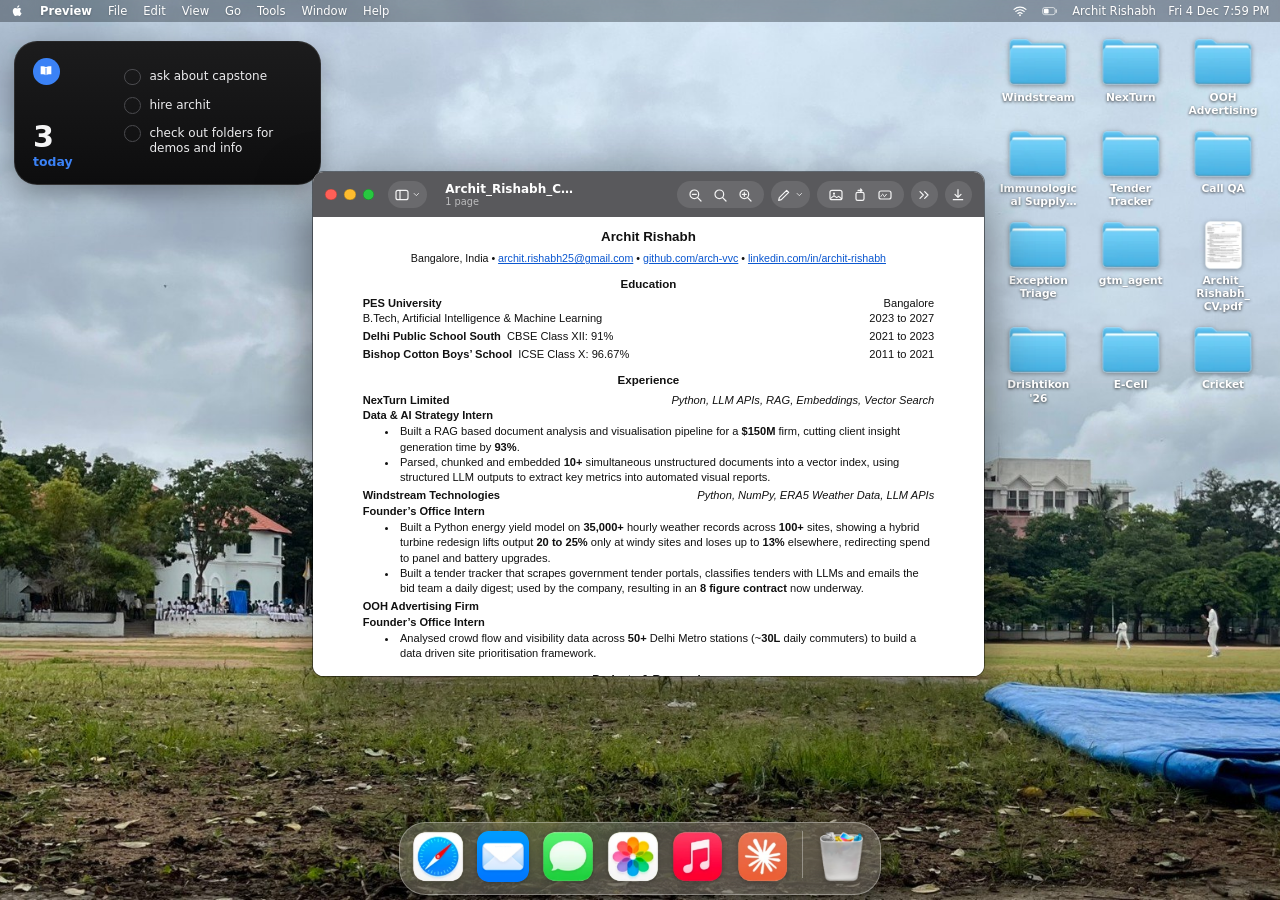
<file: index.html>
<!doctype html>
<html lang="en-GB">
<head>
  <meta charset="utf-8">
  <meta name="viewport" content="width=device-width, initial-scale=1">
  <title>Archit Rishabh</title>
  <meta name="description" content="Archit Rishabh builds applied AI for messy business operations: a tender tracker behind an 8 figure contract, invoice triage, voice agent QA, outreach and supply chain systems.">
  <meta property="og:type" content="website">
  <meta property="og:title" content="Archit Rishabh">
  <meta property="og:description" content="Archit Rishabh builds applied AI for messy business operations: a tender tracker behind an 8 figure contract, invoice triage, voice agent QA, outreach and supply chain systems.">
  <link rel="icon" href="data:image/svg+xml,%3Csvg xmlns='http://www.w3.org/2000/svg' viewBox='0 0 32 32'%3E%3Crect width='32' height='32' rx='6' fill='%230a5aa8'/%3E%3Ctext x='16' y='24' font-size='22' font-family='sans-serif' font-weight='700' text-anchor='middle' fill='white'%3EA%3C/text%3E%3C/svg%3E">
  <link rel="stylesheet" href="desktop.css?v=20261121b">
  <noscript><meta http-equiv="refresh" content="0; url=plain.html"></noscript>
</head>
<body>
  <a class="skip" href="plain.html">Plain text version</a>
  <h1 class="sr-only">Archit Rishabh, applied AI for messy business operations</h1>

  <!-- Shared drawing parts: folder, document and window toolbar glyphs. -->
  <svg class="sprite" width="0" height="0" aria-hidden="true" focusable="false">
    <defs>
    </defs>

    <symbol id="g-file-txt" viewBox="0 0 24 24"><path d="M6 3h8l5 5v13H6z" fill="#e8eaed"/><path d="M14 3v5h5z" fill="#b9bec6"/><path d="M9 12h7M9 15h7M9 18h5" stroke="#8b9099" stroke-width="1.3"/></symbol>
    <symbol id="g-file-mov" viewBox="0 0 24 24"><rect x="3" y="5" width="18" height="14" rx="2.5" fill="#3a3d44"/><path d="M10 9l5 3-5 3z" fill="#fff"/></symbol>
    <symbol id="g-file-link" viewBox="0 0 24 24"><path d="M6 3h8l5 5v13H6z" fill="#e8eaed"/><path d="M14 3v5h5z" fill="#b9bec6"/><path d="M10 17l5-5M12 12h3v3" fill="none" stroke="#1b6fe0" stroke-width="1.8" stroke-linecap="round" stroke-linejoin="round"/></symbol>
    <symbol id="g-file-web" viewBox="0 0 24 24"><rect x="3" y="4" width="18" height="16" rx="2.500" fill="#e8eaed"/><path d="M3 9h18" stroke="#b9bec6" stroke-width="1.500"/><circle cx="6" cy="6.500" r="0.900" fill="#e5483f"/><circle cx="8.800" cy="6.500" r="0.900" fill="#f1b92e"/></symbol>
    <symbol id="g-file-folder" viewBox="0 0 24 24"><path d="M3 7a2 2 0 0 1 2-2h4.500l2 2H19a2 2 0 0 1 2 2v8a2 2 0 0 1-2 2H5a2 2 0 0 1-2-2z" fill="#4aa8f5"/></symbol>
    <symbol id="g-side-recents" viewBox="0 0 24 24"><circle cx="12" cy="12" r="8" fill="none" stroke="currentColor" stroke-width="1.700"/><path d="M12 7v5l3 2" fill="none" stroke="currentColor" stroke-width="1.700" stroke-linecap="round"/></symbol>
    <symbol id="g-side-shared" viewBox="0 0 24 24"><circle cx="9" cy="9" r="3" fill="none" stroke="currentColor" stroke-width="1.700"/><circle cx="17" cy="10" r="2.300" fill="none" stroke="currentColor" stroke-width="1.700"/><path d="M3.500 19c.5-3 2.700-4.500 5.500-4.500s5 1.500 5.500 4.500M15 15c2.500-.4 4.800.6 5.500 3.500" fill="none" stroke="currentColor" stroke-width="1.700" stroke-linecap="round"/></symbol>
    <symbol id="g-side-downloads" viewBox="0 0 24 24"><circle cx="12" cy="12" r="8.500" fill="none" stroke="currentColor" stroke-width="1.700"/><path d="M12 7.500v8M8.500 12.500l3.500 3.500 3.500-3.500" fill="none" stroke="currentColor" stroke-width="1.700" stroke-linecap="round" stroke-linejoin="round"/></symbol>
    <symbol id="g-side-apps" viewBox="0 0 24 24"><path d="M12 4l-6 15M12 4l6 15M7.500 14.500h9" fill="none" stroke="currentColor" stroke-width="1.800" stroke-linecap="round"/></symbol>
    <symbol id="g-side-desktop" viewBox="0 0 24 24"><rect x="3" y="5" width="18" height="11" rx="2" fill="none" stroke="currentColor" stroke-width="1.700"/><path d="M9 20h6M12 16v4" stroke="currentColor" stroke-width="1.700" stroke-linecap="round"/></symbol>
    <symbol id="g-side-docs" viewBox="0 0 24 24"><path d="M7 3h7l4 4v14H7z" fill="none" stroke="currentColor" stroke-width="1.700" stroke-linejoin="round"/><path d="M14 3v4h4" fill="none" stroke="currentColor" stroke-width="1.700"/></symbol>
    <symbol id="g-side-icloud" viewBox="0 0 24 24"><path d="M7 18a4 4 0 0 1-.5-8 5.500 5.500 0 0 1 10.500 1.500A3.300 3.300 0 0 1 17 18z" fill="none" stroke="currentColor" stroke-width="1.700" stroke-linejoin="round"/></symbol>
    <symbol id="g-side-home" viewBox="0 0 24 24"><path d="M4 11l8-7 8 7M6 10v9h12v-9M10 19v-5h4v5" fill="none" stroke="currentColor" stroke-width="1.700" stroke-linejoin="round"/></symbol>
    <symbol id="g-back" viewBox="0 0 24 24"><path d="M15 6l-6 6 6 6" fill="none" stroke="currentColor" stroke-width="2" stroke-linecap="round" stroke-linejoin="round"/></symbol>
    <symbol id="g-forward" viewBox="0 0 24 24"><path d="M9 6l6 6-6 6" fill="none" stroke="currentColor" stroke-width="2" stroke-linecap="round" stroke-linejoin="round"/></symbol>
    <symbol id="g-view-list" viewBox="0 0 24 24"><path d="M9 7h11M9 12h11M9 17h11" stroke="currentColor" stroke-width="1.800" stroke-linecap="round"/><circle cx="5" cy="7" r="1.200" fill="currentColor"/><circle cx="5" cy="12" r="1.200" fill="currentColor"/><circle cx="5" cy="17" r="1.200" fill="currentColor"/></symbol>
    <symbol id="g-view-grid" viewBox="0 0 24 24"><g fill="none" stroke="currentColor" stroke-width="1.500"><rect x="4" y="4" width="4.500" height="4.500" rx="1"/><rect x="9.800" y="4" width="4.500" height="4.500" rx="1"/><rect x="15.500" y="4" width="4.500" height="4.500" rx="1"/><rect x="4" y="9.800" width="4.500" height="4.500" rx="1"/><rect x="9.800" y="9.800" width="4.500" height="4.500" rx="1"/><rect x="15.500" y="9.800" width="4.500" height="4.500" rx="1"/><rect x="4" y="15.500" width="4.500" height="4.500" rx="1"/><rect x="9.800" y="15.500" width="4.500" height="4.500" rx="1"/><rect x="15.500" y="15.500" width="4.500" height="4.500" rx="1"/></g></symbol>
    <symbol id="g-download" viewBox="0 0 24 24"><path d="M12 4v11M7.500 11l4.500 4.500 4.500-4.500M5 19h14" fill="none" stroke="currentColor" stroke-width="1.900" stroke-linecap="round" stroke-linejoin="round"/></symbol>
    <symbol id="g-sidebar" viewBox="0 0 24 24"><rect x="3" y="5" width="18" height="14" rx="3" fill="none" stroke="currentColor" stroke-width="1.8"/><path d="M9 5v14" stroke="currentColor" stroke-width="1.8"/></symbol>
    <symbol id="g-zoom-out" viewBox="0 0 24 24"><circle cx="11" cy="11" r="6.5" fill="none" stroke="currentColor" stroke-width="1.8"/><path d="M16 16l5 5M8 11h6" stroke="currentColor" stroke-width="1.8" stroke-linecap="round"/></symbol>
    <symbol id="g-zoom-fit" viewBox="0 0 24 24"><circle cx="11" cy="11" r="6.5" fill="none" stroke="currentColor" stroke-width="1.8"/><path d="M16 16l5 5" stroke="currentColor" stroke-width="1.8" stroke-linecap="round"/></symbol>
    <symbol id="g-zoom-in" viewBox="0 0 24 24"><circle cx="11" cy="11" r="6.5" fill="none" stroke="currentColor" stroke-width="1.8"/><path d="M16 16l5 5M8 11h6M11 8v6" stroke="currentColor" stroke-width="1.8" stroke-linecap="round"/></symbol>
    <symbol id="g-pen" viewBox="0 0 24 24"><path d="M4 20l1-4L16 5l3 3L8 19z" fill="none" stroke="currentColor" stroke-width="1.8" stroke-linejoin="round"/></symbol>
    <symbol id="g-chevron" viewBox="0 0 24 24"><path d="M7 10l5 5 5-5" fill="none" stroke="currentColor" stroke-width="1.8" stroke-linecap="round" stroke-linejoin="round"/></symbol>
    <symbol id="g-crop" viewBox="0 0 24 24"><rect x="3" y="5" width="18" height="14" rx="3" fill="none" stroke="currentColor" stroke-width="1.8"/><circle cx="9" cy="10" r="1.6" fill="currentColor"/><path d="M4 17l5-4 4 3 3-2 5 4" fill="none" stroke="currentColor" stroke-width="1.6"/></symbol>
    <symbol id="g-rotate" viewBox="0 0 24 24"><rect x="6" y="8" width="12" height="12" rx="2.5" fill="none" stroke="currentColor" stroke-width="1.8"/><path d="M9 5h6M13 3l2 2-2 2" fill="none" stroke="currentColor" stroke-width="1.8" stroke-linecap="round" stroke-linejoin="round"/></symbol>
    <symbol id="g-sign" viewBox="0 0 24 24"><rect x="3" y="6" width="18" height="12" rx="3" fill="none" stroke="currentColor" stroke-width="1.8"/><path d="M6 14c2-4 3-4 4-1s2 1 4-2" fill="none" stroke="currentColor" stroke-width="1.5" stroke-linecap="round"/></symbol>
    <symbol id="g-more" viewBox="0 0 24 24"><path d="M6 7l5 5-5 5M13 7l5 5-5 5" fill="none" stroke="currentColor" stroke-width="1.8" stroke-linecap="round" stroke-linejoin="round"/></symbol>
    <symbol id="g-search" viewBox="0 0 24 24"><circle cx="11" cy="11" r="6.5" fill="none" stroke="currentColor" stroke-width="1.8"/><path d="M16 16l5 5" stroke="currentColor" stroke-width="1.8" stroke-linecap="round"/></symbol>
    <symbol id="g-list" viewBox="0 0 24 24"><path d="M8 7h11M8 12h11M8 17h11" stroke="currentColor" stroke-width="2" stroke-linecap="round"/><circle cx="4.5" cy="7" r="1.3" fill="currentColor"/><circle cx="4.5" cy="12" r="1.3" fill="currentColor"/><circle cx="4.5" cy="17" r="1.3" fill="currentColor"/></symbol>
  </svg>

  
  <div class="phone" id="phone">
    <div class="phone-screen" id="phone-screen">
      <div class="p-status">
        <time id="p-clock">4:27</time>
        <span class="p-status-icons" aria-hidden="true">
          <svg viewBox="0 0 20 14"><rect x="0" y="9" width="3" height="5" rx="1" fill="currentColor"/><rect x="5" y="6" width="3" height="8" rx="1" fill="currentColor"/><rect x="10" y="3" width="3" height="11" rx="1" fill="currentColor"/><rect x="15" y="0" width="3" height="14" rx="1" fill="currentColor" opacity="0.4"/></svg>
          <svg viewBox="0 0 24 24"><path d="M2 9a15 15 0 0 1 20 0M5 12.5a10.5 10.5 0 0 1 14 0M8.5 16a5.5 5.5 0 0 1 7 0" fill="none" stroke="currentColor" stroke-width="2.2" stroke-linecap="round"/><circle cx="12" cy="19" r="1.6" fill="currentColor"/></svg>
          <svg viewBox="0 0 30 14"><rect x="0.8" y="0.8" width="25" height="12.4" rx="4" fill="none" stroke="currentColor" stroke-width="1.4" opacity="0.5"/><rect x="2.6" y="2.6" width="17" height="8.8" rx="2.4" fill="currentColor"/><rect x="27.2" y="4.5" width="2" height="5" rx="1" fill="currentColor" opacity="0.5"/></svg>
        </span>
      </div>
      <div class="p-pager" id="p-pager">
        <div class="p-track" id="p-track">
          <section class="p-page" data-page="0" aria-label="Home">
            <p class="p-pagetitle">Archit Rishabh</p>
            <p class="p-sub">Applied AI for messy business operations. Open to forward deployed engineer and founder's office roles.</p>
            <aside class="p-widget" aria-labelledby="p-rem-title">
              <div class="p-widget-left">
                <span class="p-widget-icon" aria-hidden="true"><svg viewBox="0 0 24 24"><use href="#g-list"/></svg></span>
                <h2 class="sr-only" id="p-rem-title">Reminders</h2>
                <div class="p-widget-stat"><span class="p-count" id="p-count" aria-live="polite">3</span><span class="p-when">Reminders</span></div>
              </div>
              <ul class="p-reminders">
                <li data-preminder><label><input type="checkbox"><span class="p-tick" aria-hidden="true"></span><span class="p-text">ask about capstone</span></label></li>
                <li data-preminder><label><input type="checkbox"><span class="p-tick" aria-hidden="true"></span><span class="p-text">hire archit</span></label></li>
                <li data-preminder><label><input type="checkbox"><span class="p-tick" aria-hidden="true"></span><span class="p-text">check out folders for demos and info</span></label></li>
              </ul>
            </aside>
            <div class="p-grid">
            <button class="p-icon" type="button" data-pfolder="windstream" aria-label="Windstream folder"><span class="p-tile letter" style="--c1:#3ccaff;--c2:#0a6cff" aria-hidden="true">W</span><span class="p-label">Windstream</span><span class="p-role">Founder's Office intern</span></button>
            <button class="p-icon" type="button" data-pfolder="nexturn" aria-label="NexTurn folder"><span class="p-tile letter" style="--c1:#b98bff;--c2:#6a3cf0" aria-hidden="true">N</span><span class="p-label">NexTurn</span><span class="p-role">Data and AI strategy intern</span></button>
            <button class="p-icon" type="button" data-pfolder="ooh" aria-label="OOH Advertising folder"><span class="p-tile letter" style="--c1:#ffb54d;--c2:#ff6325" aria-hidden="true">O</span><span class="p-label">OOH Advertising</span><span class="p-role">Founder's Office intern</span></button>
            <button class="p-icon" type="button" data-pfile="cv" aria-label="Archit_Rishabh_CV.pdf"><span class="p-tile cv"><img src="assets/icons/cvfile.png" alt="Archit_Rishabh_CV.pdf"></span><span class="p-label">CV</span></button>
            </div>
          </section>
          <section class="p-page" data-page="1" aria-label="Projects">
            <p class="p-pagetitle">Projects</p>
            <div class="p-grid">
            <button class="p-icon" type="button" data-pfolder="capstone" aria-label="Immunological Supply Chain folder"><span class="p-tile letter" style="--c1:#3be0a6;--c2:#0c9a68" aria-hidden="true">I</span><span class="p-label">Immunological Supply Chain</span></button>
            <button class="p-icon" type="button" data-pfolder="tender-tracker" aria-label="Tender Tracker folder"><span class="p-tile letter" style="--c1:#ff7a96;--c2:#e0224c" aria-hidden="true">T</span><span class="p-label">Tender Tracker</span></button>
            <button class="p-icon" type="button" data-pfolder="call-qa" aria-label="Call QA folder"><span class="p-tile letter" style="--c1:#62e6dc;--c2:#14a3b5" aria-hidden="true">C</span><span class="p-label">Call QA</span></button>
            <button class="p-icon" type="button" data-pfolder="exception-triage" aria-label="Exception Triage folder"><span class="p-tile letter" style="--c1:#ffd957;--c2:#f09a00" aria-hidden="true">E</span><span class="p-label">Exception Triage</span></button>
            <button class="p-icon" type="button" data-pfolder="gtm-agent" aria-label="gtm_agent folder"><span class="p-tile letter" style="--c1:#8493ff;--c2:#3a4de0" aria-hidden="true">G</span><span class="p-label">gtm_agent</span></button>
            <button class="p-icon" type="button" data-pfolder="drishtikon" aria-label="Drishtikon '26 folder"><span class="p-tile letter" style="--c1:#ff95dc;--c2:#d2399f" aria-hidden="true">D</span><span class="p-label">Drishtikon '26</span></button>
            <button class="p-icon" type="button" data-pfolder="e-cell" aria-label="E-Cell folder"><span class="p-tile letter" style="--c1:#98e65a;--c2:#3ba00c" aria-hidden="true">E</span><span class="p-label">E-Cell</span></button>
            <button class="p-icon" type="button" data-pfolder="cricket" aria-label="Cricket folder"><span class="p-tile letter" style="--c1:#ff8460;--c2:#c93a1b" aria-hidden="true">C</span><span class="p-label">Cricket</span></button>
            </div>
          </section>
        </div>
      </div>

      <p class="p-hint" id="p-hint">swipe left to see projects</p>
      <div class="p-foot">
        <div class="p-dots" id="p-dots" role="group" aria-label="Pages">
          <button class="p-dot" type="button" data-pdot="0" aria-label="Home page" aria-current="true"></button>
          <button class="p-dot" type="button" data-pdot="1" aria-label="Projects page"></button>
        </div>
      </div>
      <nav class="p-dock" aria-label="Phone dock">
        <button class="p-dock-item" type="button" data-pdock aria-label="Mail"><img src="assets/icons/ios-mail.png" alt="Mail"></button>
        <button class="p-dock-item" type="button" data-pdock aria-label="Music"><img src="assets/icons/ios-music.png" alt="Music"></button>
        <button class="p-dock-item" type="button" data-pdock aria-label="Messages"><img src="assets/icons/ios-messages.png" alt="Messages"></button>
        <button class="p-dock-item" type="button" data-pdock aria-label="Safari"><img src="assets/icons/ios-safari.png" alt="Safari"></button>
      </nav>
      <div class="p-sheets" id="p-sheets"></div>
    </div>
  </div>

  <div class="desktop" id="desktop">
    <header class="menubar">
      <div class="menus">
        <span class="apple" aria-hidden="true"><svg viewBox="0 0 24 24"><path d="M16.37 12.62c-.03-2.45 2-3.63 2.09-3.69-1.14-1.66-2.9-1.9-3.53-1.92-1.5-.15-2.93.88-3.69.88-.76 0-1.94-.86-3.19-.84-1.64.02-3.15.95-4 2.42-1.71 2.96-.44 7.34 1.22 9.74.81 1.17 1.78 2.49 3.05 2.44 1.22-.05 1.69-.79 3.17-.79s1.9.79 3.19.76c1.32-.02 2.15-1.19 2.95-2.37.93-1.36 1.31-2.68 1.34-2.75-.03-.01-2.57-.99-2.6-3.88zM13.95 5.4c.67-.81 1.12-1.94 1-3.07-.96.04-2.13.64-2.82 1.45-.62.72-1.16 1.87-1.02 2.98 1.07.08 2.17-.55 2.84-1.36z"/></svg></span>
        <strong class="app-name" id="app-name">Preview</strong>
        <span class="menu-item">File</span>
        <span class="menu-item">Edit</span>
        <span class="menu-item">View</span>
        <span class="menu-item">Go</span>
        <span class="menu-item preview-only">Tools</span>
        <span class="menu-item">Window</span>
        <span class="menu-item">Help</span>
      </div>
      <div class="status">
        <svg class="status-icon" viewBox="0 0 24 24" aria-hidden="true"><path d="M2 9a15 15 0 0 1 20 0M5 12.500a10.500 10.500 0 0 1 14 0M8.500 16a5.500 5.500 0 0 1 7 0" fill="none" stroke="currentColor" stroke-width="2" stroke-linecap="round"/><circle cx="12" cy="19" r="1.500" fill="currentColor"/></svg>
        <svg class="status-icon battery" viewBox="0 0 28 24" aria-hidden="true"><rect x="2" y="6" width="21" height="12" rx="3.500" fill="none" stroke="currentColor" stroke-width="1.500" opacity="0.7"/><rect x="4" y="8" width="8" height="8" rx="2" fill="currentColor"/><path d="M25 10v4" stroke="currentColor" stroke-width="2" stroke-linecap="round" opacity="0.7"/></svg>
        <span class="status-name">Archit Rishabh</span>
        <time class="clock" id="clock">Fri 20 Nov 3:12 PM</time>
      </div>
    </header>

    <main class="stage">
      <aside class="widget" aria-labelledby="reminders-title">
        <div class="widget-left">
          <span class="widget-icon" aria-hidden="true"><svg viewBox="0 0 24 24"><path d="M12 6.500C10 5 7 4.600 4 5v12c3-.4 6 0 8 1.500 2-1.500 5-1.900 8-1.500V5c-3-.4-6 0-8 1.500z" fill="currentColor"/><path d="M12 7.500v10.500" stroke="#3b82f6" stroke-width="1.400"/></svg></span>
          <h2 class="sr-only" id="reminders-title">Reminders</h2>
          <div class="widget-stat"><span class="widget-count" id="reminder-count" aria-live="polite">3</span><span class="widget-when">today</span></div>
        </div>
        <ul class="reminders">
          <li data-reminder><label><input type="checkbox"><span class="tick" aria-hidden="true"></span><span class="text">ask about capstone</span></label></li>
          <li data-reminder><label><input type="checkbox"><span class="tick" aria-hidden="true"></span><span class="text">hire archit</span></label></li>
          <li data-reminder><label><input type="checkbox"><span class="tick" aria-hidden="true"></span><span class="text">check out folders for demos and info</span></label></li>
        </ul>
      </aside>

      <nav class="icons" aria-label="Desktop folders and files">
          <button class="icon" type="button" data-folder="windstream" data-name="Windstream" aria-label="Windstream folder"><img class="art" src="assets/icons/folder.png" alt="Windstream folder"><span class="label">Windstream</span></button>
          <button class="icon" type="button" data-folder="nexturn" data-name="NexTurn" aria-label="NexTurn folder"><img class="art" src="assets/icons/folder.png" alt="NexTurn folder"><span class="label">NexTurn</span></button>
          <button class="icon" type="button" data-folder="ooh" data-name="OOH Advertising" aria-label="OOH Advertising folder"><img class="art" src="assets/icons/folder.png" alt="OOH Advertising folder"><span class="label">OOH Advertising</span></button>
          <button class="icon" type="button" data-folder="capstone" data-name="Immunological Supply Chain" aria-label="Immunological Supply Chain folder"><img class="art" src="assets/icons/folder.png" alt="Immunological Supply Chain folder"><span class="label">Immunological Supply Chain</span></button>
          <button class="icon" type="button" data-folder="tender-tracker" data-name="Tender Tracker" aria-label="Tender Tracker folder"><img class="art" src="assets/icons/folder.png" alt="Tender Tracker folder"><span class="label">Tender Tracker</span></button>
          <button class="icon" type="button" data-folder="call-qa" data-name="Call QA" aria-label="Call QA folder"><img class="art" src="assets/icons/folder.png" alt="Call QA folder"><span class="label">Call QA</span></button>
          <button class="icon" type="button" data-folder="exception-triage" data-name="Exception Triage" aria-label="Exception Triage folder"><img class="art" src="assets/icons/folder.png" alt="Exception Triage folder"><span class="label">Exception Triage</span></button>
          <button class="icon" type="button" data-folder="gtm-agent" data-name="gtm_agent" aria-label="gtm_agent folder"><img class="art" src="assets/icons/folder.png" alt="gtm_agent folder"><span class="label">gtm_agent</span></button>
          <button class="icon" type="button" data-file="cv" aria-label="Archit_Rishabh_CV.pdf, double click to open"><img class="art doc" src="assets/icons/cvfile.png" alt="Archit_Rishabh_CV.pdf"><span class="label">Archit_<wbr>Rishabh_<wbr>CV.pdf</span></button>
          <button class="icon" type="button" data-folder="drishtikon" data-name="Drishtikon '26" aria-label="Drishtikon '26 folder"><img class="art" src="assets/icons/folder.png" alt="Drishtikon '26 folder"><span class="label">Drishtikon '26</span></button>
          <button class="icon" type="button" data-folder="e-cell" data-name="E-Cell" aria-label="E-Cell folder"><img class="art" src="assets/icons/folder.png" alt="E-Cell folder"><span class="label">E-Cell</span></button>
          <button class="icon" type="button" data-folder="cricket" data-name="Cricket" aria-label="Cricket folder"><img class="art" src="assets/icons/folder.png" alt="Cricket folder"><span class="label">Cricket</span></button>
      </nav>

      <section class="window" id="cv-window" data-app="Preview" aria-labelledby="cv-title" tabindex="-1">
        <div class="titlebar" data-drag>
          <div class="lights">
            <button class="light close" type="button" data-action="close" aria-label="Close"><span aria-hidden="true">&times;</span></button>
            <button class="light minimise" type="button" data-action="minimise" aria-label="Minimise"><span aria-hidden="true">&minus;</span></button>
            <button class="light zoom" type="button" data-action="fullscreen" aria-label="Full screen"><span aria-hidden="true">&#x2922;</span></button>
          </div>
          <div class="tools tools-left" aria-hidden="true">
            <span class="tool wide"><svg viewBox="0 0 24 24"><use href="#g-sidebar"/></svg><svg class="small" viewBox="0 0 24 24"><use href="#g-chevron"/></svg></span>
          </div>
          <div class="doc-title">
            <h2 id="cv-title">Archit_Rishabh_CV.pdf</h2>
            <span class="doc-sub">1 page</span>
          </div>
          <div class="tools tools-right">
            <span class="tool group" aria-hidden="true"><svg viewBox="0 0 24 24"><use href="#g-zoom-out"/></svg><svg viewBox="0 0 24 24"><use href="#g-zoom-fit"/></svg><svg viewBox="0 0 24 24"><use href="#g-zoom-in"/></svg></span>
            <span class="tool wide" aria-hidden="true"><svg viewBox="0 0 24 24"><use href="#g-pen"/></svg><svg class="small" viewBox="0 0 24 24"><use href="#g-chevron"/></svg></span>
            <span class="tool group" aria-hidden="true"><svg viewBox="0 0 24 24"><use href="#g-crop"/></svg><svg viewBox="0 0 24 24"><use href="#g-rotate"/></svg><svg viewBox="0 0 24 24"><use href="#g-sign"/></svg></span>
            <span class="tool" aria-hidden="true"><svg viewBox="0 0 24 24"><use href="#g-more"/></svg></span>
            <a class="tool round" href="assets/Archit_Rishabh_CV.pdf" download><svg viewBox="0 0 24 24" aria-hidden="true"><use href="#g-download"/></svg><span class="sr-only">Download the CV as a PDF</span></a>
          </div>
        </div>

        <div class="pdf" id="pdf">
          <article class="page">
            <h3 class="cv-name">Archit Rishabh</h3>
            <p class="cv-contact">Bangalore, India &bull; <a href="mailto:archit.rishabh25@gmail.com">archit.rishabh25@gmail.com</a> &bull; <a href="https://github.com/arch-vvc" rel="noopener">github.com/arch-vvc</a> &bull; <a href="https://www.linkedin.com/in/archit-rishabh" rel="noopener">linkedin.com/in/archit-rishabh</a></p>

            <h4>Education</h4>
            <div class="entry"><div class="row"><strong>PES University</strong><span>Bangalore</span></div><div class="row"><span>B.Tech, Artificial Intelligence &amp; Machine Learning</span><span>2023 to 2027</span></div></div>
            <div class="entry"><div class="row"><span><strong>Delhi Public School South</strong> &nbsp;CBSE Class XII: 91%</span><span>2021 to 2023</span></div></div>
            <div class="entry"><div class="row"><span><strong>Bishop Cotton Boys&rsquo; School</strong> &nbsp;ICSE Class X: 96.67%</span><span>2011 to 2021</span></div></div>

            <h4>Experience</h4>
            <div class="entry">
              <div class="row"><strong>NexTurn Limited</strong><span class="tech">Python, LLM APIs, RAG, Embeddings, Vector Search</span></div>
              <strong>Data &amp; AI Strategy Intern</strong>
              <ul>
                <li>Built a RAG based document analysis and visualisation pipeline for a <b>$150M</b> firm, cutting client insight generation time by <b>93%</b>.</li>
                <li>Parsed, chunked and embedded <b>10+</b> simultaneous unstructured documents into a vector index, using structured LLM outputs to extract key metrics into automated visual reports.</li>
              </ul>
            </div>
            <div class="entry">
              <div class="row"><strong>Windstream Technologies</strong><span class="tech">Python, NumPy, ERA5 Weather Data, LLM APIs</span></div>
              <strong>Founder&rsquo;s Office Intern</strong>
              <ul>
                <li>Built a Python energy yield model on <b>35,000+</b> hourly weather records across <b>100+</b> sites, showing a hybrid turbine redesign lifts output <b>20 to 25%</b> only at windy sites and loses up to <b>13%</b> elsewhere, redirecting spend to panel and battery upgrades.</li>
                <li>Built a tender tracker that scrapes government tender portals, classifies tenders with LLMs and emails the bid team a daily digest; used by the company, resulting in an <b>8 figure contract</b> now underway.</li>
              </ul>
            </div>
            <div class="entry">
              <strong>OOH Advertising Firm</strong><br><strong>Founder&rsquo;s Office Intern</strong>
              <ul>
                <li>Analysed crowd flow and visibility data across <b>50+</b> Delhi Metro stations (~<b>30L</b> daily commuters) to build a data driven site prioritisation framework.</li>
              </ul>
            </div>

            <h4>Projects &amp; Research</h4>
            <div class="entry">
              <div class="row"><strong>Immunological Supply Chain (Capstone)</strong><span class="tech">Python, PyTorch, GCN, PPO, XGBoost, FAISS</span></div>
              <ul>
                <li>Built a <b>28 stage</b> ML and RL pipeline (GCN anomaly detection, PPO rerouting, FAISS disruption memory) over <b>240K+</b> supply chain records.</li>
                <li>Blind backtest on real USAID shipment data flagged the Haiti 2010, Suez Canal and Red Sea disruptions; recommended vendors beat actual procurement on late rate in <b>71% of 76</b> cases. Journal paper under consideration.</li>
              </ul>
            </div>
            <div class="entry">
              <div class="row"><strong>Invoice Exception Triage</strong><span class="tech">Python, LLM APIs</span></div>
              <ul>
                <li>Built a tool that runs three way matching across purchase order, receipt and invoice, and explains each mismatch in plain English.</li>
                <li>Caught <b>16 of 16</b> planted exceptions on a synthetic test set; <b>505</b> automated tests, fresh clone check passing.</li>
              </ul>
            </div>
            <div class="entry">
              <div class="row"><strong>Call QA for Voice Agents</strong><span class="tech">Python, LLM APIs</span></div>
              <ul>
                <li>Built a test harness where LLM simulated callers (confused, Hinglish, adversarial) talk to an agent built from a client SOP, and an LLM judge flags the exact failing turn.</li>
                <li>On a live <b>5 caller</b> run, the naive prompt passed <b>0 of 5</b> and the fixed prompt <b>4 of 5</b>; <b>428</b> automated tests.</li>
              </ul>
            </div>
            <div class="entry">
              <div class="row"><strong>GTM Lead Intelligence Platform</strong><span class="tech">Python, FastAPI, PostgreSQL, Airflow, Redis, Docker</span></div>
              <ul>
                <li>Built an Airflow orchestrated ELT pipeline ingesting <b>3</b> source types into a <b>3 layer</b> PostgreSQL warehouse, enriching leads with LLM extracted firmographics and FAISS similarity search, served through FastAPI on Docker Compose.</li>
              </ul>
            </div>

            <h4>Leadership &amp; Activities</h4>
            <div class="entry">
              <div class="row"><strong>PESU Entrepreneurship Cell</strong><span>Organising Committee</span></div>
              <ul><li>Architected a <b>20 case</b> business simulation from real corporate problems, run for <b>100+</b> participants.</li></ul>
            </div>
            <div class="entry">
              <div class="row"><strong>Drishtikon &rsquo;26, IIMS Pune</strong><span>National Case Competition Finalist</span></div>
              <ul><li>Reached the national final from a field of <b>750+</b> applicants.</li></ul>
            </div>
            <div class="entry">
              <div class="row"><strong>Sports</strong><span>Cricket, Football, Basketball</span></div>
              <ul><li>Won the Cottonian Shield and KSCA BT Ramaiah Shield (Best Wicketkeeper in both); represented PES University in football and basketball.</li></ul>
            </div>
          </article>
        </div>
      </section>
    </main>

    <nav class="dock" aria-label="Dock">
      <button class="dock-item" type="button" data-dock aria-label="Safari"><img src="assets/icons/safari.png" alt="Safari"></button>
      <button class="dock-item" type="button" data-dock aria-label="Mail"><img src="assets/icons/mail.png" alt="Mail"></button>
      <button class="dock-item" type="button" data-dock aria-label="Messages"><img src="assets/icons/messages.png" alt="Messages"></button>
      <button class="dock-item" type="button" data-dock aria-label="Photos"><img src="assets/icons/photos.png" alt="Photos"></button>
      <button class="dock-item" type="button" data-dock aria-label="Music"><img src="assets/icons/music.png" alt="Music"></button>
      <button class="dock-item" type="button" data-dock aria-label="Claude"><img src="assets/icons/claude.png" alt="Claude"></button>
      <span class="dock-sep" aria-hidden="true"></span>
      <button class="dock-item" type="button" data-dock aria-label="Trash"><img src="assets/icons/trash.png" alt="Trash"></button>
    </nav>
  </div>

  <script src="site.config.js?v=20261121b"></script>
  <script src="apps.js?v=20261121b"></script>
  <script src="desktop.js?v=20261121b"></script>
  <script src="phone.js?v=20261121b"></script>
</body>
</html>
</file>
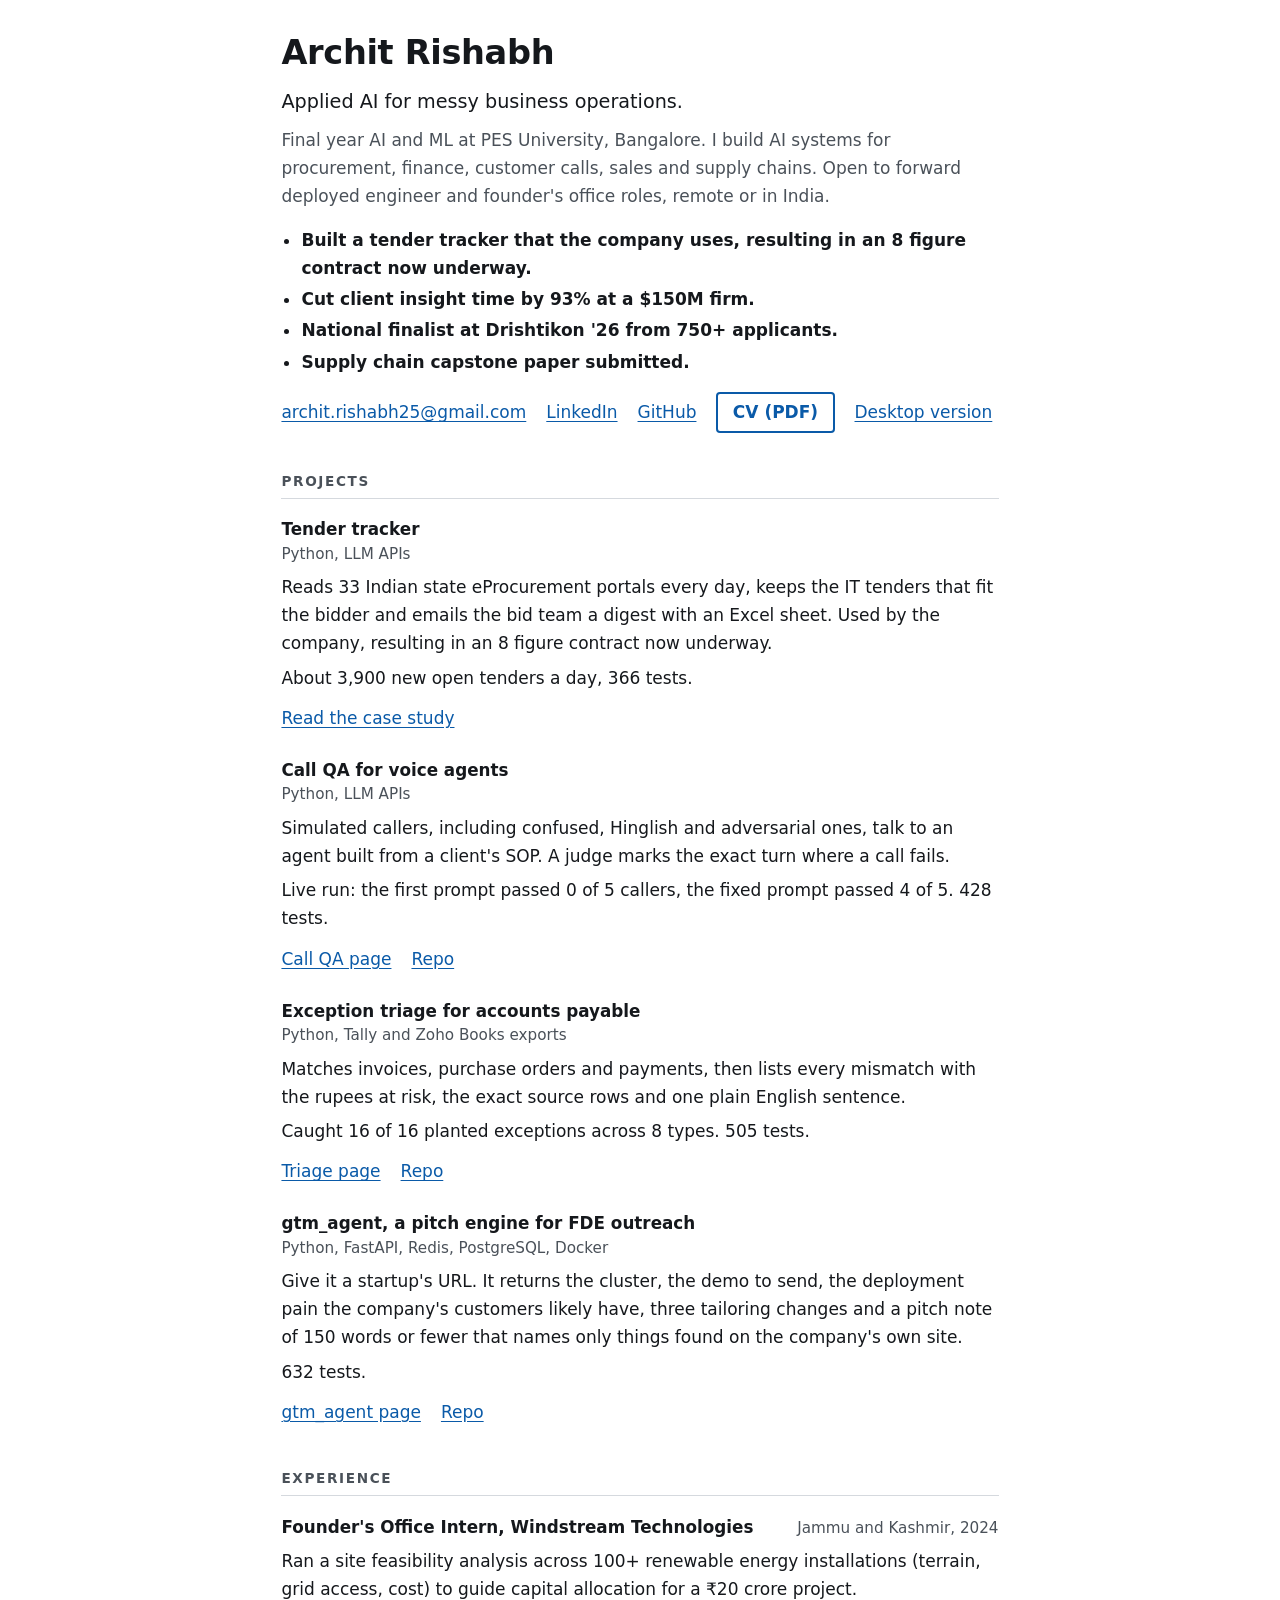
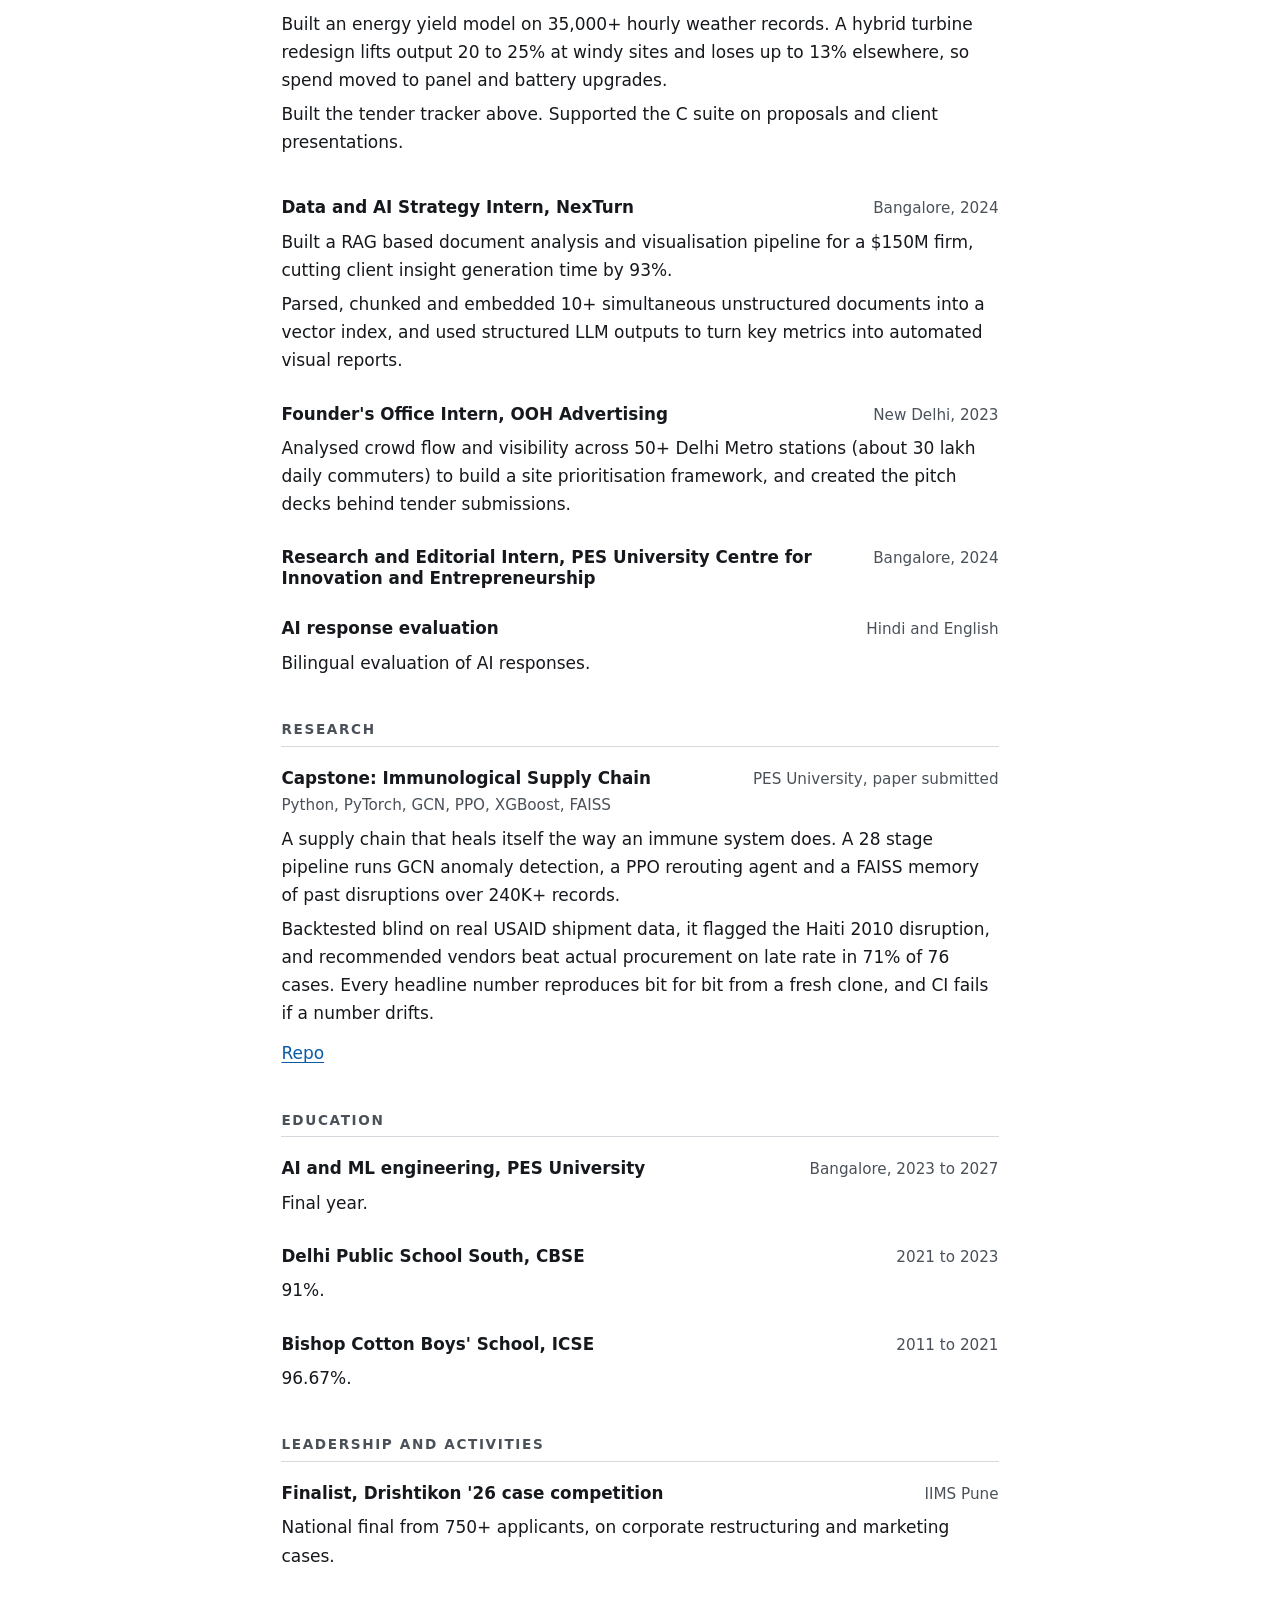
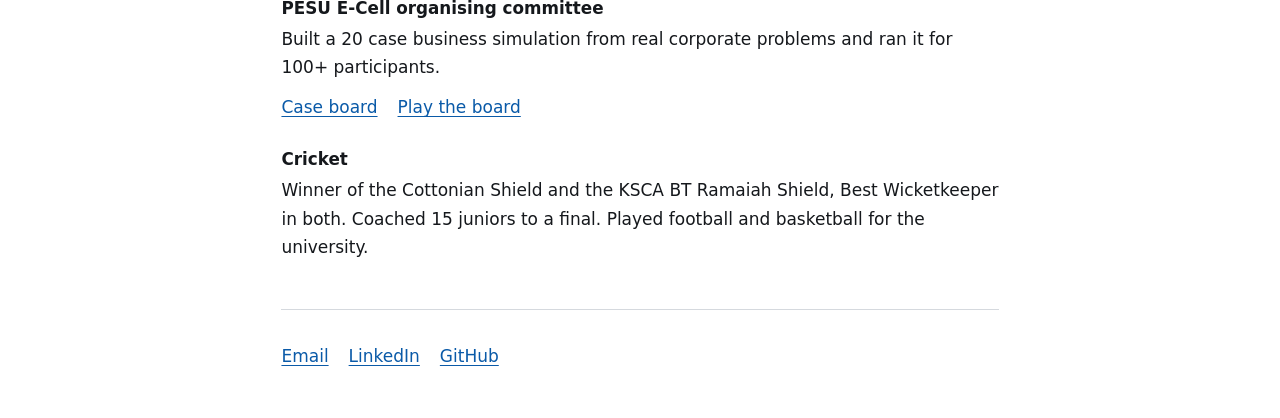
<file: plain.html>
<!doctype html>
<html lang="en-GB">
<head>
  <meta charset="utf-8">
  <meta name="viewport" content="width=device-width, initial-scale=1">
  <title>Archit Rishabh, plain version</title>
  <meta name="description" content="The plain text version of Archit Rishabh's portfolio: applied AI for messy business operations, with a tender tracker behind an 8 figure contract, invoice triage, voice agent QA, outreach and supply chain systems.">
  <meta property="og:type" content="website">
  <meta property="og:title" content="Archit Rishabh, plain version">
  <meta property="og:description" content="The plain text version of Archit Rishabh's portfolio: applied AI for messy business operations, with a tender tracker behind an 8 figure contract, invoice triage, voice agent QA, outreach and supply chain systems.">
  <link rel="icon" href="data:image/svg+xml,%3Csvg xmlns='http://www.w3.org/2000/svg' viewBox='0 0 32 32'%3E%3Crect width='32' height='32' rx='6' fill='%230a5aa8'/%3E%3Ctext x='16' y='24' font-size='22' font-family='sans-serif' font-weight='700' text-anchor='middle' fill='white'%3EA%3C/text%3E%3C/svg%3E">
  <link rel="stylesheet" href="styles.css">
</head>
<body>
  <header>
    <h1>Archit Rishabh</h1>
    <p class="lead">Applied AI for messy business operations.</p>
    <p class="meta">Final year AI and ML at PES University, Bangalore. I build AI systems for procurement, finance, customer calls, sales and supply chains. Open to forward deployed engineer and founder's office roles, remote or in India.</p>
    <ul class="facts">
      <li>Built a tender tracker that the company uses, resulting in an 8 figure contract now underway.</li>
      <li>Cut client insight time by 93% at a $150M firm.</li>
      <li>National finalist at Drishtikon '26 from 750+ applicants.</li>
      <li>Supply chain capstone paper submitted.</li>
    </ul>
    <p class="links">
      <a href="mailto:archit.rishabh25@gmail.com">archit.rishabh25@gmail.com</a>
      <a href="https://www.linkedin.com/in/archit-rishabh" rel="noopener">LinkedIn</a>
      <a href="https://github.com/arch-vvc" rel="noopener">GitHub</a>
      <span data-cv></span>
      <a href="index.html">Desktop version</a>
    </p>
  </header>
  <main>
    <section id="projects">
      <h2>Projects</h2>
      <ul class="rows">
        <li class="row">
          <div class="head"><h3>Tender tracker</h3></div>
          <p class="stack">Python, LLM APIs</p>
          <p>Reads 33 Indian state eProcurement portals every day, keeps the IT tenders that fit the bidder and emails the bid team a digest with an Excel sheet. Used by the company, resulting in an 8 figure contract now underway.</p>
          <p>About 3,900 new open tenders a day, 366 tests.</p>
          <p class="actions"><a href="projects/tender-tracker.html">Read the case study</a> <span data-demo="tender"></span></p>
        </li>
        <li class="row">
          <div class="head"><h3>Call QA for voice agents</h3></div>
          <p class="stack">Python, LLM APIs</p>
          <p>Simulated callers, including confused, Hinglish and adversarial ones, talk to an agent built from a client's SOP. A judge marks the exact turn where a call fails.</p>
          <p>Live run: the first prompt passed 0 of 5 callers, the fixed prompt passed 4 of 5. 428 tests.</p>
          <p class="actions"><a href="projects/call-qa.html">Call QA page</a> <a href="https://github.com/arch-vvc/voice-agent-call-qa" rel="noopener">Repo</a> <span data-demo="callqa"></span></p>
        </li>
        <li class="row">
          <div class="head"><h3>Exception triage for accounts payable</h3></div>
          <p class="stack">Python, Tally and Zoho Books exports</p>
          <p>Matches invoices, purchase orders and payments, then lists every mismatch with the rupees at risk, the exact source rows and one plain English sentence.</p>
          <p>Caught 16 of 16 planted exceptions across 8 types. 505 tests.</p>
          <p class="actions"><a href="projects/exception-triage.html">Triage page</a> <a href="https://github.com/arch-vvc/invoice-exception-triage" rel="noopener">Repo</a> <span data-demo="triage"></span></p>
        </li>
        <li class="row">
          <div class="head"><h3>gtm_agent, a pitch engine for FDE outreach</h3></div>
          <p class="stack">Python, FastAPI, Redis, PostgreSQL, Docker</p>
          <p>Give it a startup's URL. It returns the cluster, the demo to send, the deployment pain the company's customers likely have, three tailoring changes and a pitch note of 150 words or fewer that names only things found on the company's own site.</p>
          <p>632 tests.</p>
          <p class="actions"><a href="projects/gtm-agent.html">gtm_agent page</a> <a href="https://github.com/arch-vvc/gtm_agent" rel="noopener">Repo</a> <span data-demo="gtm"></span></p>
        </li>
      </ul>
    </section>

    <section id="experience">
      <h2>Experience</h2>
      <ul class="rows">
        <li class="row">
          <div class="head"><h3>Founder's Office Intern, Windstream Technologies</h3><span class="when">Jammu and Kashmir, 2024</span></div>
          <p>Ran a site feasibility analysis across 100+ renewable energy installations (terrain, grid access, cost) to guide capital allocation for a ₹20 crore project.</p>
          <p>Built an energy yield model on 35,000+ hourly weather records. A hybrid turbine redesign lifts output 20 to 25% at windy sites and loses up to 13% elsewhere, so spend moved to panel and battery upgrades.</p>
          <p>Built the tender tracker above. Supported the C suite on proposals and client presentations.</p>
          <ul data-photos class="photos" hidden></ul>
        </li>
        <li class="row">
          <div class="head"><h3>Data and AI Strategy Intern, NexTurn</h3><span class="when">Bangalore, 2024</span></div>
          <p>Built a RAG based document analysis and visualisation pipeline for a $150M firm, cutting client insight generation time by 93%.</p>
          <p>Parsed, chunked and embedded 10+ simultaneous unstructured documents into a vector index, and used structured LLM outputs to turn key metrics into automated visual reports.</p>
        </li>
        <li class="row">
          <div class="head"><h3>Founder's Office Intern, OOH Advertising</h3><span class="when">New Delhi, 2023</span></div>
          <p>Analysed crowd flow and visibility across 50+ Delhi Metro stations (about 30 lakh daily commuters) to build a site prioritisation framework, and created the pitch decks behind tender submissions.</p>
        </li>
        <li class="row">
          <div class="head"><h3>Research and Editorial Intern, PES University Centre for Innovation and Entrepreneurship</h3><span class="when">Bangalore, 2024</span></div>
        </li>
        <li class="row">
          <div class="head"><h3>AI response evaluation</h3><span class="when">Hindi and English</span></div>
          <p>Bilingual evaluation of AI responses.</p>
        </li>
      </ul>
    </section>

    <section id="research">
      <h2>Research</h2>
      <ul class="rows">
        <li class="row">
          <div class="head"><h3>Capstone: Immunological Supply Chain</h3><span class="when">PES University, paper submitted</span></div>
          <p class="stack">Python, PyTorch, GCN, PPO, XGBoost, FAISS</p>
          <p>A supply chain that heals itself the way an immune system does. A 28 stage pipeline runs GCN anomaly detection, a PPO rerouting agent and a FAISS memory of past disruptions over 240K+ records.</p>
          <p>Backtested blind on real USAID shipment data, it flagged the Haiti 2010 disruption, and recommended vendors beat actual procurement on late rate in 71% of 76 cases. Every headline number reproduces bit for bit from a fresh clone, and CI fails if a number drifts.</p>
          <p data-text="capstoneResult" hidden></p>
          <p class="actions"><a href="https://github.com/arch-vvc/immunological_supply_chain_management" rel="noopener">Repo</a></p>
        </li>
      </ul>
    </section>

    <section id="education">
      <h2>Education</h2>
      <ul class="rows">
        <li class="row">
          <div class="head"><h3><span data-degree>AI and ML engineering</span>, PES University</h3><span class="when">Bangalore, 2023 to 2027</span></div>
          <p>Final year.</p>
        </li>
        <li class="row">
          <div class="head"><h3>Delhi Public School South, CBSE</h3><span class="when">2021 to 2023</span></div>
          <p>91%.</p>
        </li>
        <li class="row">
          <div class="head"><h3>Bishop Cotton Boys' School, ICSE</h3><span class="when">2011 to 2021</span></div>
          <p>96.67%.</p>
        </li>
      </ul>
    </section>

    <section id="leadership">
      <h2>Leadership and activities</h2>
      <ul class="rows">
        <li class="row">
          <div class="head"><h3>Finalist, Drishtikon '26 case competition</h3><span class="when">IIMS Pune</span></div>
          <p>National final from 750+ applicants, on corporate restructuring and marketing cases.</p>
        </li>
        <li class="row">
          <div class="head"><h3>PESU E-Cell organising committee</h3></div>
          <p>Built a 20 case business simulation from real corporate problems and ran it for 100+ participants.</p>
          <p class="actions"><a href="projects/e-cell.html">Case board</a> <a href="https://jeopardylabs.com/play/jeopardy-266069" rel="noopener">Play the board</a></p>
        </li>
        <li class="row">
          <div class="head"><h3>Cricket</h3></div>
          <p>Winner of the Cottonian Shield and the KSCA BT Ramaiah Shield, Best Wicketkeeper in both. Coached 15 juniors to a final. Played football and basketball for the university.</p>
        </li>
      </ul>
    </section>
  </main>
  <footer>
    <p class="links">
      <a href="mailto:archit.rishabh25@gmail.com">Email</a>
      <a href="https://www.linkedin.com/in/archit-rishabh" rel="noopener">LinkedIn</a>
      <a href="https://github.com/arch-vvc" rel="noopener">GitHub</a>
    </p>
  </footer>
  <script src="site.config.js"></script>
  <script src="script.js"></script>
</body>
</html>
</file>
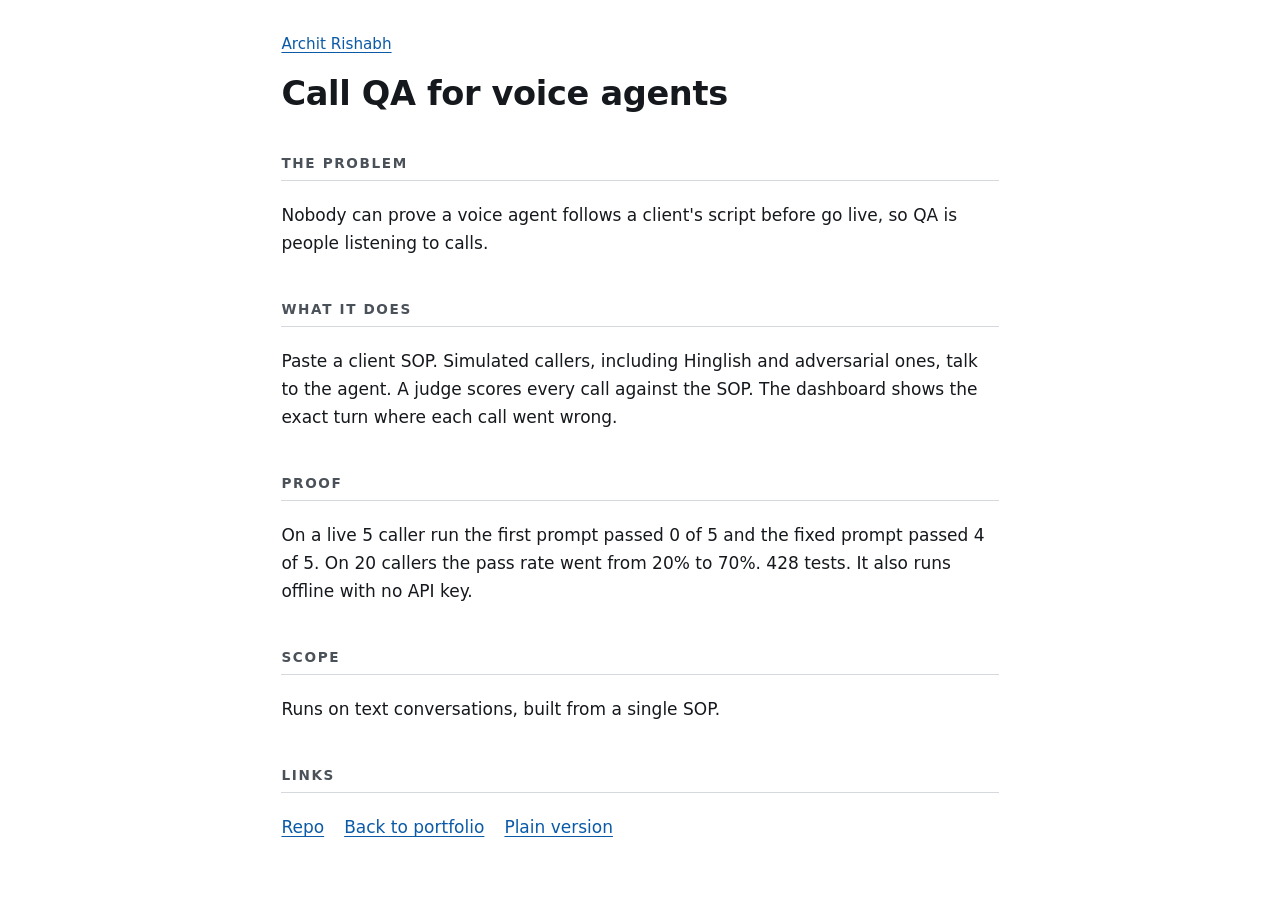
<file: projects/call-qa.html>
<!doctype html>
<html lang="en-GB">
<head>
  <meta charset="utf-8">
  <meta name="viewport" content="width=device-width, initial-scale=1">
  <title>Call QA for voice agents, Archit Rishabh</title>
  <meta name="description" content="Call QA tests a voice agent against a client's script before go live, using simulated callers and a judge that shows the exact turn where each call went wrong.">
  <meta property="og:type" content="website">
  <meta property="og:title" content="Call QA for voice agents, Archit Rishabh">
  <meta property="og:description" content="Call QA tests a voice agent against a client's script before go live, using simulated callers and a judge that shows the exact turn where each call went wrong.">
  <link rel="icon" href="data:image/svg+xml,%3Csvg xmlns='http://www.w3.org/2000/svg' viewBox='0 0 32 32'%3E%3Crect width='32' height='32' rx='6' fill='%230a5aa8'/%3E%3Ctext x='16' y='24' font-size='22' font-family='sans-serif' font-weight='700' text-anchor='middle' fill='white'%3EA%3C/text%3E%3C/svg%3E">
  <link rel="stylesheet" href="../styles.css">
</head>
<body>
  <header>
    <p class="back"><a href="../index.html">Archit Rishabh</a></p>
    <h1>Call QA for voice agents</h1>
  </header>
  <main>
    <section>
      <h2>The problem</h2>
      <p>Nobody can prove a voice agent follows a client's script before go live, so QA is people listening to calls.</p>
    </section>
    <section>
      <h2>What it does</h2>
      <p>Paste a client SOP. Simulated callers, including Hinglish and adversarial ones, talk to the agent. A judge scores every call against the SOP. The dashboard shows the exact turn where each call went wrong.</p>
    </section>
    <section>
      <h2>Proof</h2>
      <p>On a live 5 caller run the first prompt passed 0 of 5 and the fixed prompt passed 4 of 5. On 20 callers the pass rate went from 20% to 70%. 428 tests. It also runs offline with no API key.</p>
      <p data-text="callqaResult" hidden></p>
    </section>
    <section>
      <h2>Scope</h2>
      <p>Runs on text conversations, built from a single SOP.</p>
    </section>
    <section>
      <h2>Links</h2>
      <p class="actions"><a href="https://github.com/arch-vvc/voice-agent-call-qa" rel="noopener">Repo</a> <span data-demo="callqa"></span> <a href="../index.html">Back to portfolio</a> <a href="../plain.html">Plain version</a></p>
    </section>
  </main>
  <script src="../site.config.js"></script>
  <script src="../script.js"></script>
</body>
</html>
</file>
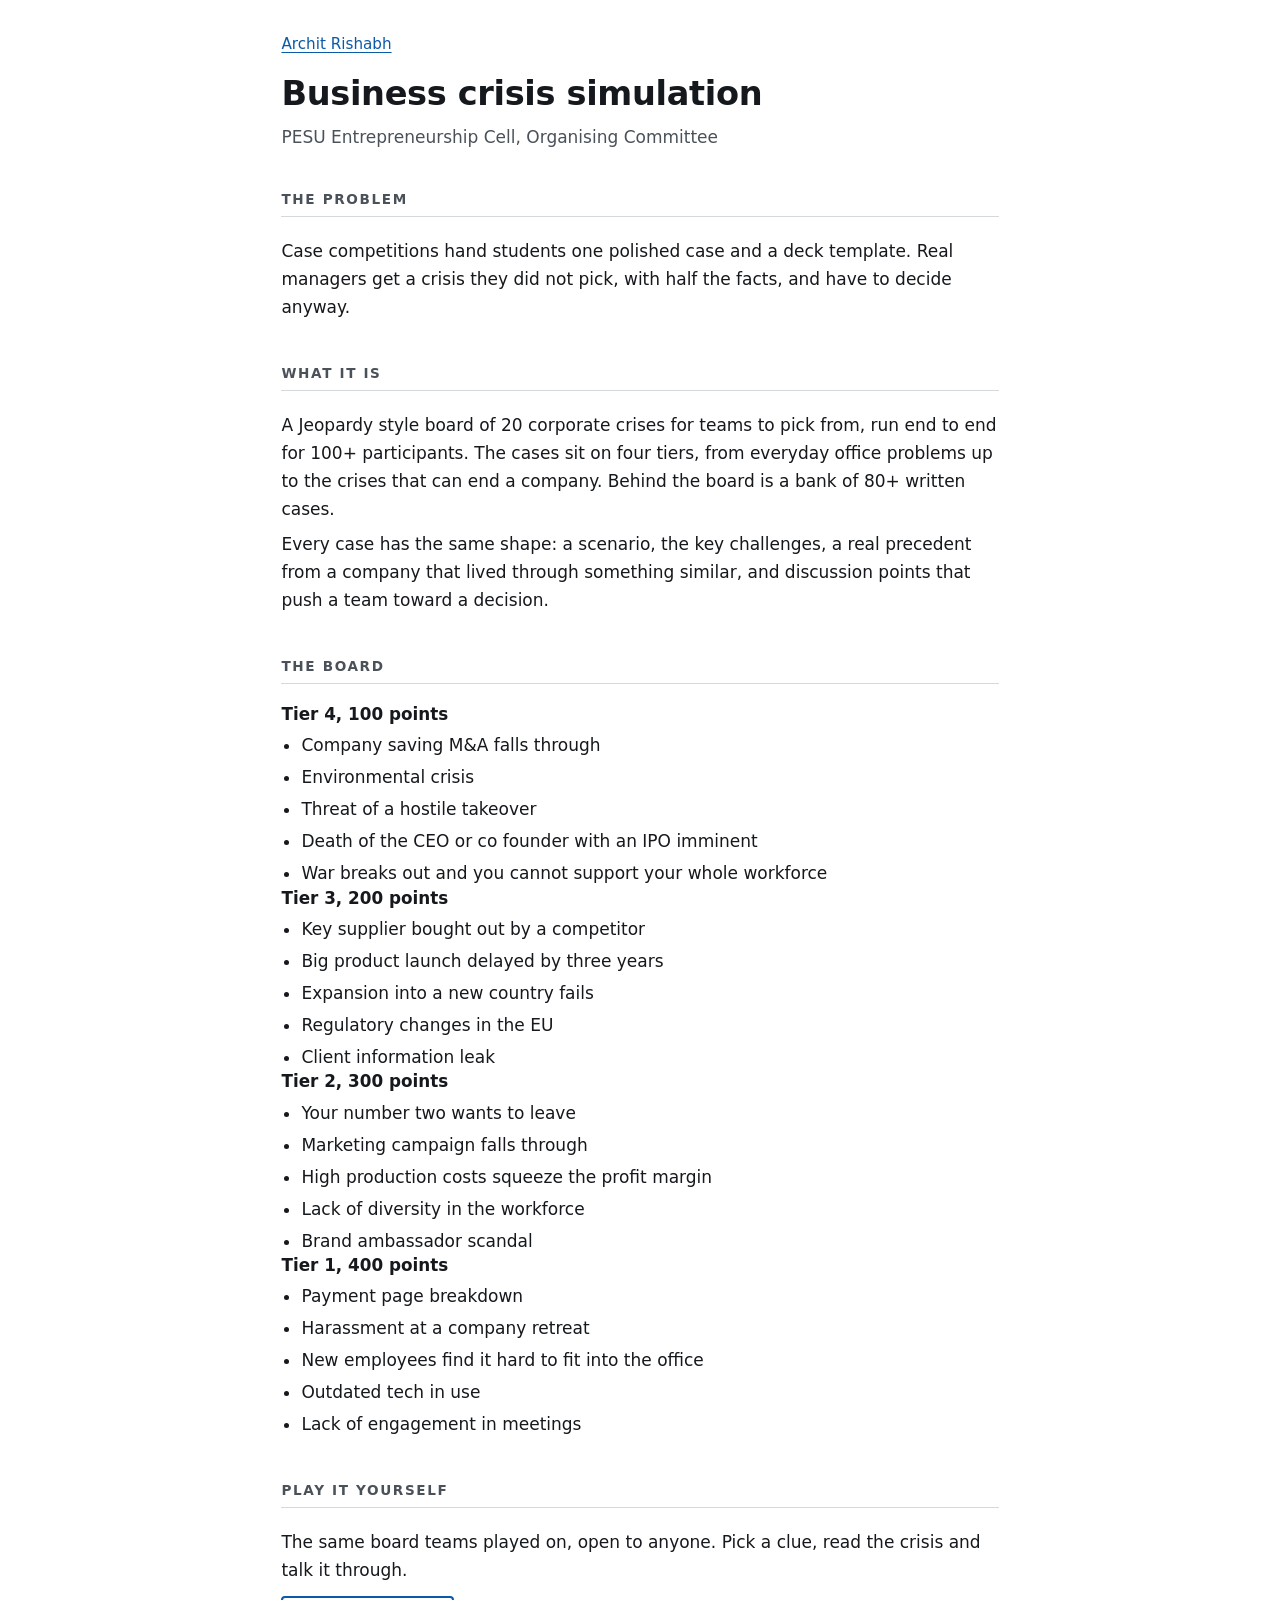
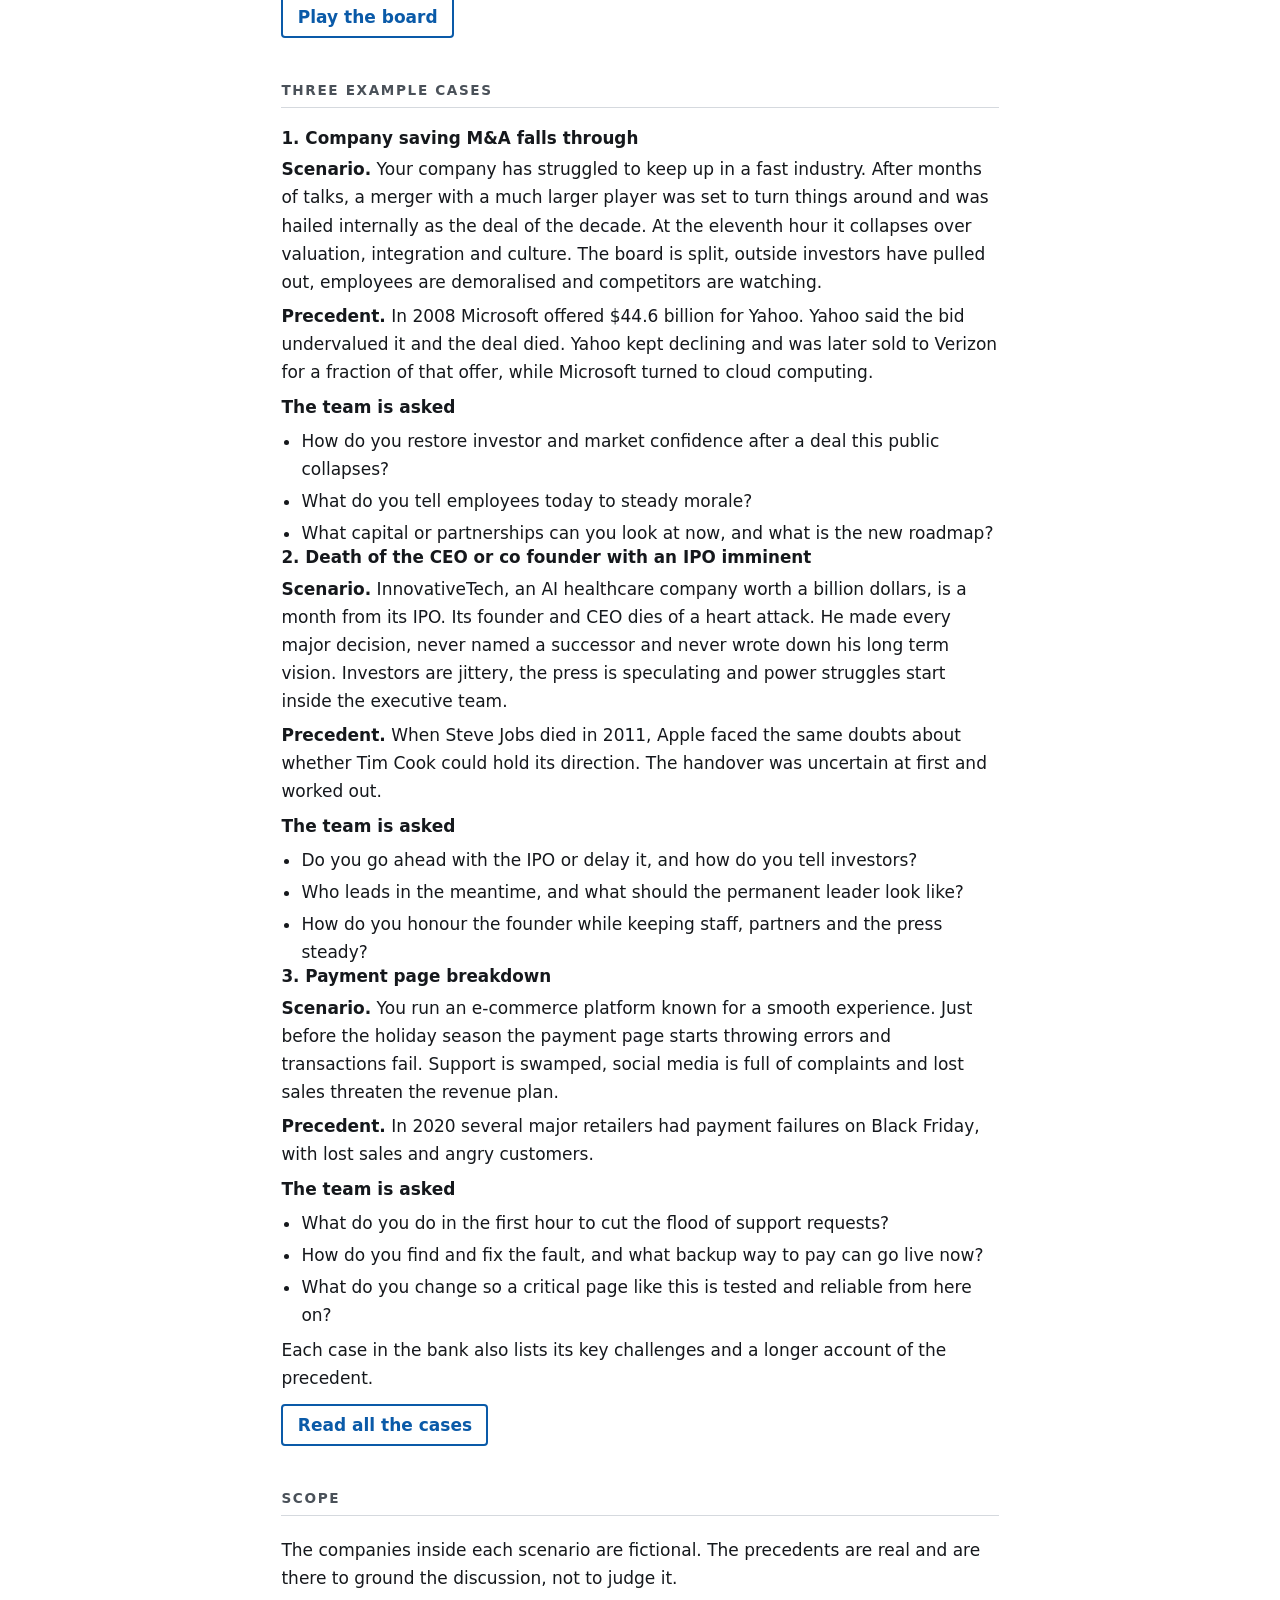
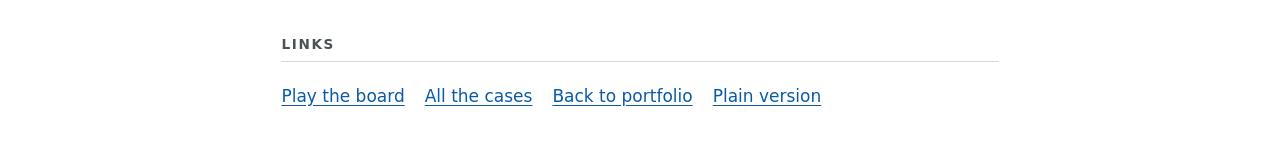
<file: projects/e-cell.html>
<!doctype html>
<html lang="en-GB">
<head>
  <meta charset="utf-8">
  <meta name="viewport" content="width=device-width, initial-scale=1">
  <title>Business crisis simulation, PESU E-Cell, Archit Rishabh</title>
  <meta name="description" content="A Jeopardy style business simulation for the PESU Entrepreneurship Cell: 20 real corporate crises on four tiers of difficulty, each with a scenario, key challenges and a real precedent.">
  <meta property="og:type" content="website">
  <meta property="og:title" content="Business crisis simulation, PESU E-Cell, Archit Rishabh">
  <meta property="og:description" content="A Jeopardy style business simulation for the PESU Entrepreneurship Cell: 20 real corporate crises on four tiers of difficulty, each with a scenario, key challenges and a real precedent.">
  <link rel="icon" href="data:image/svg+xml,%3Csvg xmlns='http://www.w3.org/2000/svg' viewBox='0 0 32 32'%3E%3Crect width='32' height='32' rx='6' fill='%230a5aa8'/%3E%3Ctext x='16' y='24' font-size='22' font-family='sans-serif' font-weight='700' text-anchor='middle' fill='white'%3EA%3C/text%3E%3C/svg%3E">
  <link rel="stylesheet" href="../styles.css">
</head>
<body>
  <header>
    <p class="back"><a href="../index.html">Archit Rishabh</a></p>
    <h1>Business crisis simulation</h1>
    <p class="meta">PESU Entrepreneurship Cell, Organising Committee</p>
  </header>
  <main>
    <section>
      <h2>The problem</h2>
      <p>Case competitions hand students one polished case and a deck template. Real managers get a crisis they did not pick, with half the facts, and have to decide anyway.</p>
    </section>
    <section>
      <h2>What it is</h2>
      <p>A Jeopardy style board of 20 corporate crises for teams to pick from, run end to end for 100+ participants. The cases sit on four tiers, from everyday office problems up to the crises that can end a company. Behind the board is a bank of 80+ written cases.</p>
      <p>Every case has the same shape: a scenario, the key challenges, a real precedent from a company that lived through something similar, and discussion points that push a team toward a decision.</p>
    </section>
    <section>
      <h2>The board</h2>
      <h3>Tier 4, 100 points</h3>
      <ul>
        <li>Company saving M&amp;A falls through</li>
        <li>Environmental crisis</li>
        <li>Threat of a hostile takeover</li>
        <li>Death of the CEO or co founder with an IPO imminent</li>
        <li>War breaks out and you cannot support your whole workforce</li>
      </ul>
      <h3>Tier 3, 200 points</h3>
      <ul>
        <li>Key supplier bought out by a competitor</li>
        <li>Big product launch delayed by three years</li>
        <li>Expansion into a new country fails</li>
        <li>Regulatory changes in the EU</li>
        <li>Client information leak</li>
      </ul>
      <h3>Tier 2, 300 points</h3>
      <ul>
        <li>Your number two wants to leave</li>
        <li>Marketing campaign falls through</li>
        <li>High production costs squeeze the profit margin</li>
        <li>Lack of diversity in the workforce</li>
        <li>Brand ambassador scandal</li>
      </ul>
      <h3>Tier 1, 400 points</h3>
      <ul>
        <li>Payment page breakdown</li>
        <li>Harassment at a company retreat</li>
        <li>New employees find it hard to fit into the office</li>
        <li>Outdated tech in use</li>
        <li>Lack of engagement in meetings</li>
      </ul>
    </section>
    <section>
      <h2>Play it yourself</h2>
      <p>The same board teams played on, open to anyone. Pick a clue, read the crisis and talk it through.</p>
      <p class="actions"><a class="button" href="https://jeopardylabs.com/play/jeopardy-266069" target="_blank" rel="noopener">Play the board</a></p>
    </section>
    <section>
      <h2>Three example cases</h2>
      <h3>1. Company saving M&amp;A falls through</h3>
      <p><strong>Scenario.</strong> Your company has struggled to keep up in a fast industry. After months of talks, a merger with a much larger player was set to turn things around and was hailed internally as the deal of the decade. At the eleventh hour it collapses over valuation, integration and culture. The board is split, outside investors have pulled out, employees are demoralised and competitors are watching.</p>
      <p><strong>Precedent.</strong> In 2008 Microsoft offered $44.6 billion for Yahoo. Yahoo said the bid undervalued it and the deal died. Yahoo kept declining and was later sold to Verizon for a fraction of that offer, while Microsoft turned to cloud computing.</p>
      <p><strong>The team is asked</strong></p>
      <ul>
        <li>How do you restore investor and market confidence after a deal this public collapses?</li>
        <li>What do you tell employees today to steady morale?</li>
        <li>What capital or partnerships can you look at now, and what is the new roadmap?</li>
      </ul>
      <h3>2. Death of the CEO or co founder with an IPO imminent</h3>
      <p><strong>Scenario.</strong> InnovativeTech, an AI healthcare company worth a billion dollars, is a month from its IPO. Its founder and CEO dies of a heart attack. He made every major decision, never named a successor and never wrote down his long term vision. Investors are jittery, the press is speculating and power struggles start inside the executive team.</p>
      <p><strong>Precedent.</strong> When Steve Jobs died in 2011, Apple faced the same doubts about whether Tim Cook could hold its direction. The handover was uncertain at first and worked out.</p>
      <p><strong>The team is asked</strong></p>
      <ul>
        <li>Do you go ahead with the IPO or delay it, and how do you tell investors?</li>
        <li>Who leads in the meantime, and what should the permanent leader look like?</li>
        <li>How do you honour the founder while keeping staff, partners and the press steady?</li>
      </ul>
      <h3>3. Payment page breakdown</h3>
      <p><strong>Scenario.</strong> You run an e-commerce platform known for a smooth experience. Just before the holiday season the payment page starts throwing errors and transactions fail. Support is swamped, social media is full of complaints and lost sales threaten the revenue plan.</p>
      <p><strong>Precedent.</strong> In 2020 several major retailers had payment failures on Black Friday, with lost sales and angry customers.</p>
      <p><strong>The team is asked</strong></p>
      <ul>
        <li>What do you do in the first hour to cut the flood of support requests?</li>
        <li>How do you find and fix the fault, and what backup way to pay can go live now?</li>
        <li>What do you change so a critical page like this is tested and reliable from here on?</li>
      </ul>
      <p>Each case in the bank also lists its key challenges and a longer account of the precedent.</p>
      <p class="actions"><a class="button" href="https://docs.google.com/document/d/1n_BltmPHSIL0voqint2vZuTZPE8fBdgfCPpQs_UZJZE/view" target="_blank" rel="noopener">Read all the cases</a></p>
    </section>
    <section>
      <h2>Scope</h2>
      <p>The companies inside each scenario are fictional. The precedents are real and are there to ground the discussion, not to judge it.</p>
    </section>
    <section>
      <h2>Links</h2>
      <p class="actions"><a href="https://jeopardylabs.com/play/jeopardy-266069" rel="noopener">Play the board</a> <a href="https://docs.google.com/document/d/1n_BltmPHSIL0voqint2vZuTZPE8fBdgfCPpQs_UZJZE/view" rel="noopener">All the cases</a> <a href="../index.html">Back to portfolio</a> <a href="../plain.html">Plain version</a></p>
    </section>
  </main>
  <script src="../site.config.js"></script>
  <script src="../script.js"></script>
</body>
</html>
</file>
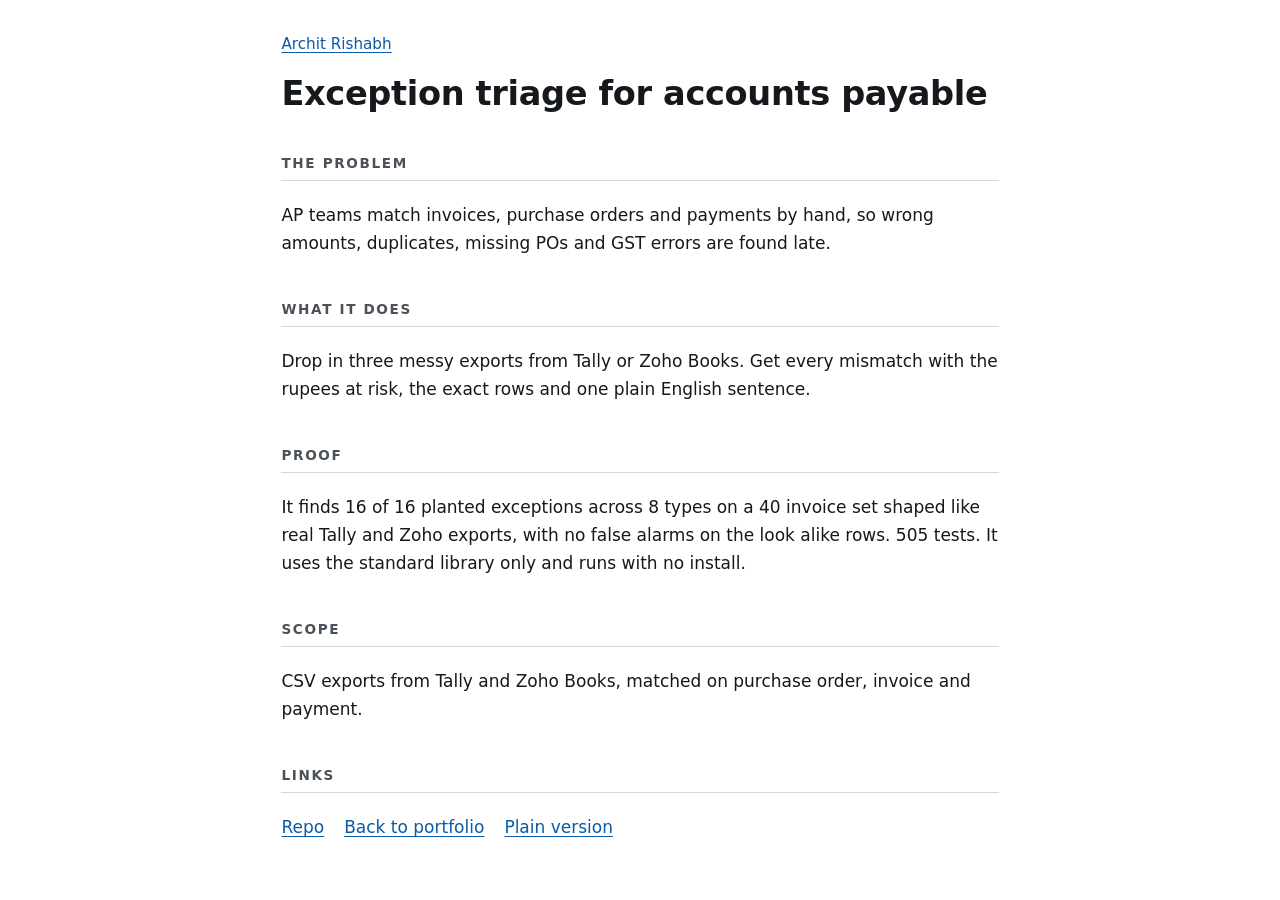
<file: projects/exception-triage.html>
<!doctype html>
<html lang="en-GB">
<head>
  <meta charset="utf-8">
  <meta name="viewport" content="width=device-width, initial-scale=1">
  <title>Exception triage for accounts payable, Archit Rishabh</title>
  <meta name="description" content="Exception triage reads invoice, purchase order and payment exports from Tally or Zoho Books and lists every mismatch with the rupees at risk.">
  <meta property="og:type" content="website">
  <meta property="og:title" content="Exception triage for accounts payable, Archit Rishabh">
  <meta property="og:description" content="Exception triage reads invoice, purchase order and payment exports from Tally or Zoho Books and lists every mismatch with the rupees at risk.">
  <link rel="icon" href="data:image/svg+xml,%3Csvg xmlns='http://www.w3.org/2000/svg' viewBox='0 0 32 32'%3E%3Crect width='32' height='32' rx='6' fill='%230a5aa8'/%3E%3Ctext x='16' y='24' font-size='22' font-family='sans-serif' font-weight='700' text-anchor='middle' fill='white'%3EA%3C/text%3E%3C/svg%3E">
  <link rel="stylesheet" href="../styles.css">
</head>
<body>
  <header>
    <p class="back"><a href="../index.html">Archit Rishabh</a></p>
    <h1>Exception triage for accounts payable</h1>
  </header>
  <main>
    <section>
      <h2>The problem</h2>
      <p>AP teams match invoices, purchase orders and payments by hand, so wrong amounts, duplicates, missing POs and GST errors are found late.</p>
    </section>
    <section>
      <h2>What it does</h2>
      <p>Drop in three messy exports from Tally or Zoho Books. Get every mismatch with the rupees at risk, the exact rows and one plain English sentence.</p>
    </section>
    <section>
      <h2>Proof</h2>
      <p>It finds 16 of 16 planted exceptions across 8 types on a 40 invoice set shaped like real Tally and Zoho exports, with no false alarms on the look alike rows. 505 tests. It uses the standard library only and runs with no install.</p>
    </section>
    <section>
      <h2>Scope</h2>
      <p>CSV exports from Tally and Zoho Books, matched on purchase order, invoice and payment.</p>
    </section>
    <section>
      <h2>Links</h2>
      <p class="actions"><a href="https://github.com/arch-vvc/invoice-exception-triage" rel="noopener">Repo</a> <span data-demo="triage"></span> <a href="../index.html">Back to portfolio</a> <a href="../plain.html">Plain version</a></p>
    </section>
  </main>
  <script src="../site.config.js"></script>
  <script src="../script.js"></script>
</body>
</html>
</file>
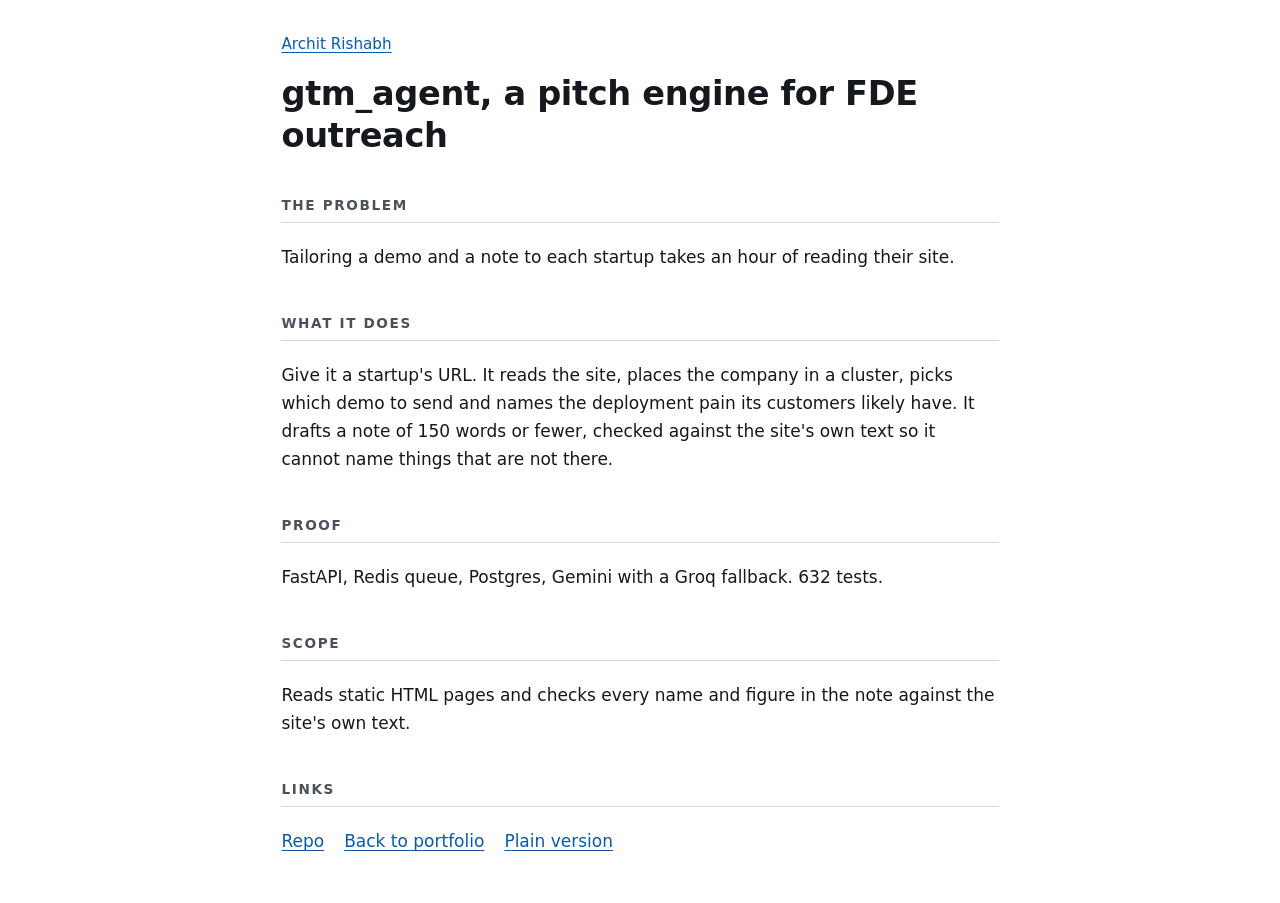
<file: projects/gtm-agent.html>
<!doctype html>
<html lang="en-GB">
<head>
  <meta charset="utf-8">
  <meta name="viewport" content="width=device-width, initial-scale=1">
  <title>gtm_agent, a pitch engine for FDE outreach, Archit Rishabh</title>
  <meta name="description" content="gtm_agent reads a startup's site, picks the demo to send, names the likely deployment pain and drafts a short note checked against the site's own text.">
  <meta property="og:type" content="website">
  <meta property="og:title" content="gtm_agent, a pitch engine for FDE outreach, Archit Rishabh">
  <meta property="og:description" content="gtm_agent reads a startup's site, picks the demo to send, names the likely deployment pain and drafts a short note checked against the site's own text.">
  <link rel="icon" href="data:image/svg+xml,%3Csvg xmlns='http://www.w3.org/2000/svg' viewBox='0 0 32 32'%3E%3Crect width='32' height='32' rx='6' fill='%230a5aa8'/%3E%3Ctext x='16' y='24' font-size='22' font-family='sans-serif' font-weight='700' text-anchor='middle' fill='white'%3EA%3C/text%3E%3C/svg%3E">
  <link rel="stylesheet" href="../styles.css">
</head>
<body>
  <header>
    <p class="back"><a href="../index.html">Archit Rishabh</a></p>
    <h1>gtm_agent, a pitch engine for FDE outreach</h1>
  </header>
  <main>
    <section>
      <h2>The problem</h2>
      <p>Tailoring a demo and a note to each startup takes an hour of reading their site.</p>
    </section>
    <section>
      <h2>What it does</h2>
      <p>Give it a startup's URL. It reads the site, places the company in a cluster, picks which demo to send and names the deployment pain its customers likely have. It drafts a note of 150 words or fewer, checked against the site's own text so it cannot name things that are not there.</p>
    </section>
    <section>
      <h2>Proof</h2>
      <p>FastAPI, Redis queue, Postgres, Gemini with a Groq fallback. 632 tests.</p>
    </section>
    <section>
      <h2>Scope</h2>
      <p>Reads static HTML pages and checks every name and figure in the note against the site's own text.</p>
    </section>
    <section>
      <h2>Links</h2>
      <p class="actions"><a href="https://github.com/arch-vvc/gtm_agent" rel="noopener">Repo</a> <span data-demo="gtm"></span> <a href="../index.html">Back to portfolio</a> <a href="../plain.html">Plain version</a></p>
    </section>
  </main>
  <script src="../site.config.js"></script>
  <script src="../script.js"></script>
</body>
</html>
</file>
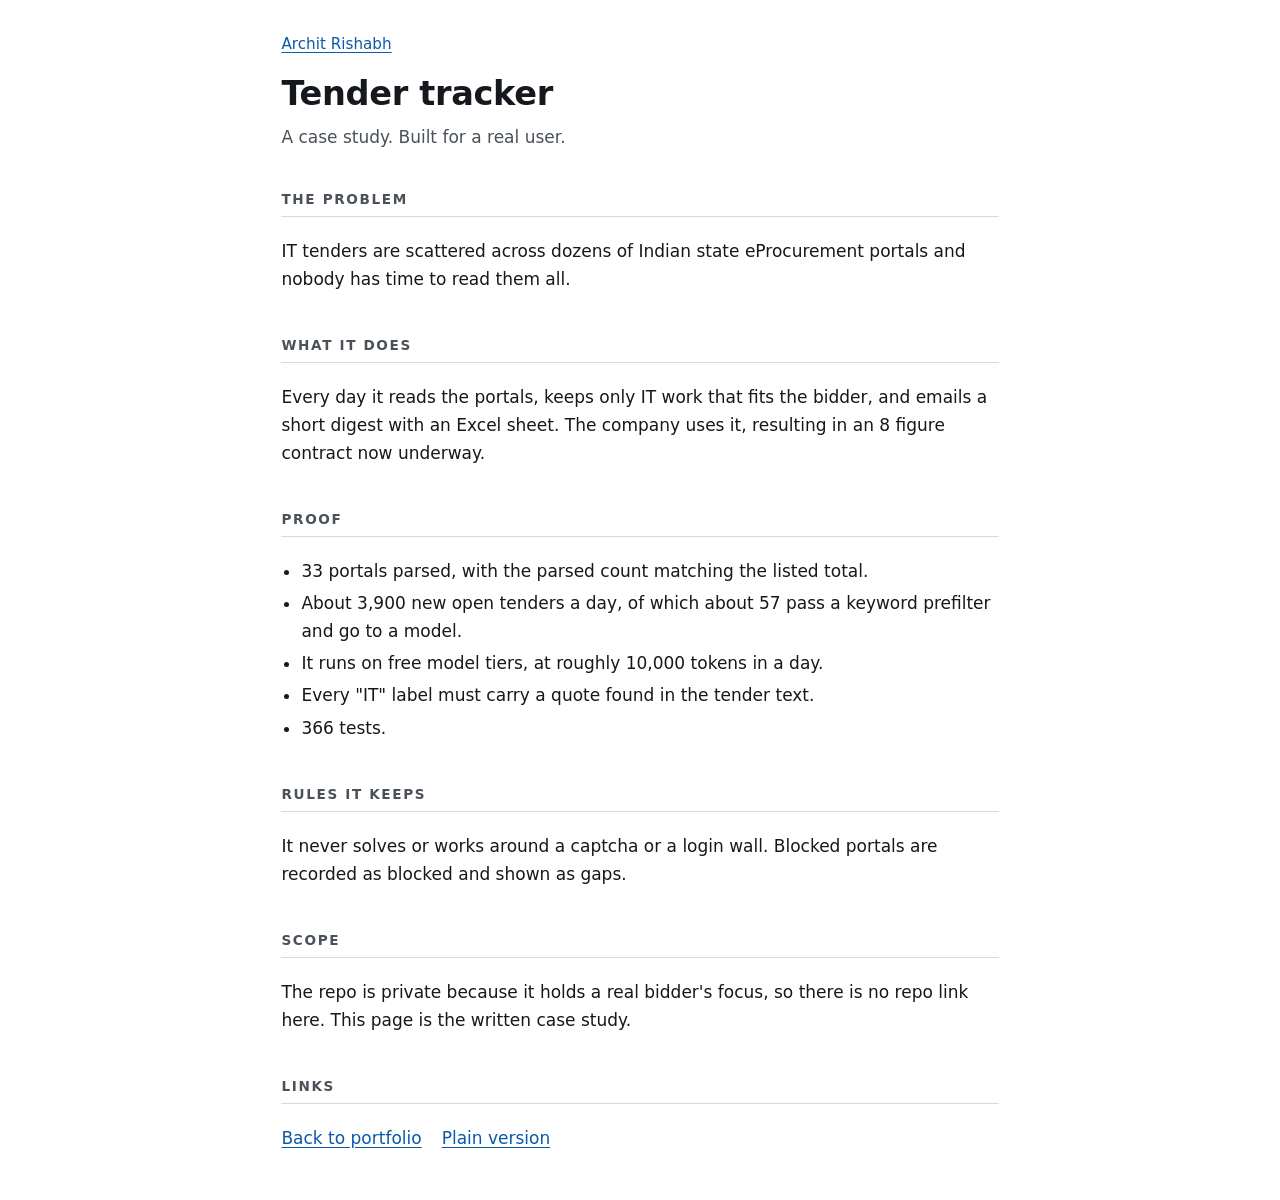
<file: projects/tender-tracker.html>
<!doctype html>
<html lang="en-GB">
<head>
  <meta charset="utf-8">
  <meta name="viewport" content="width=device-width, initial-scale=1">
  <title>Tender tracker case study, Archit Rishabh</title>
  <meta name="description" content="A daily tracker that reads 33 Indian state eProcurement portals, keeps only the IT tenders that fit one bidder and emails a short digest with an Excel sheet.">
  <meta property="og:type" content="website">
  <meta property="og:title" content="Tender tracker case study, Archit Rishabh">
  <meta property="og:description" content="A daily tracker that reads 33 Indian state eProcurement portals, keeps only the IT tenders that fit one bidder and emails a short digest with an Excel sheet.">
  <link rel="icon" href="data:image/svg+xml,%3Csvg xmlns='http://www.w3.org/2000/svg' viewBox='0 0 32 32'%3E%3Crect width='32' height='32' rx='6' fill='%230a5aa8'/%3E%3Ctext x='16' y='24' font-size='22' font-family='sans-serif' font-weight='700' text-anchor='middle' fill='white'%3EA%3C/text%3E%3C/svg%3E">
  <link rel="stylesheet" href="../styles.css">
</head>
<body>
  <header>
    <p class="back"><a href="../index.html">Archit Rishabh</a></p>
    <h1>Tender tracker</h1>
    <p class="meta">A case study. Built for a real user.</p>
  </header>
  <main>
    <section>
      <h2>The problem</h2>
      <p>IT tenders are scattered across dozens of Indian state eProcurement portals and nobody has time to read them all.</p>
    </section>
    <section>
      <h2>What it does</h2>
      <p>Every day it reads the portals, keeps only IT work that fits the bidder, and emails a short digest with an Excel sheet. The company uses it, resulting in an 8 figure contract now underway.</p>
    </section>
    <section>
      <h2>Proof</h2>
      <ul>
        <li>33 portals parsed, with the parsed count matching the listed total.</li>
        <li>About 3,900 new open tenders a day, of which about 57 pass a keyword prefilter and go to a model.</li>
        <li>It runs on free model tiers, at roughly 10,000 tokens in a day.</li>
        <li>Every "IT" label must carry a quote found in the tender text.</li>
        <li>366 tests.</li>
      </ul>
    </section>
    <section>
      <h2>Rules it keeps</h2>
      <p>It never solves or works around a captcha or a login wall. Blocked portals are recorded as blocked and shown as gaps.</p>
    </section>
    <section>
      <h2>Scope</h2>
      <p>The repo is private because it holds a real bidder's focus, so there is no repo link here. This page is the written case study.</p>
    </section>
    <section>
      <h2>Links</h2>
      <p class="actions"><span data-demo="tender"></span> <a href="../index.html">Back to portfolio</a> <a href="../plain.html">Plain version</a></p>
    </section>
  </main>
  <script src="../site.config.js"></script>
  <script src="../script.js"></script>
</body>
</html>
</file>
<file: desktop.css>
/* Desktop home page. System fonts only. Everything scales from one unit, --u,
   which is 1px on a 1440 by 900 screen and shrinks or grows with the window. */
:root {
  --u: clamp(0.66px, min(calc(100vw / 1440), calc(100vh / 900)), 1.7px);
  --menubar: calc(var(--u) * 25);
  --accent: #0a62d6;
}

* { box-sizing: border-box; }

html, body { height: 100%; margin: 0; }

body {
  overflow: hidden;
  background: #3d4f2c;
  color: #fff;
  font-family: -apple-system, BlinkMacSystemFont, "SF Pro Text", "Helvetica Neue", system-ui, "Segoe UI", Roboto, Arial, sans-serif;
  -webkit-font-smoothing: antialiased;
}

button { font: inherit; color: inherit; background: none; border: 0; padding: 0; cursor: default; }

.sr-only {
  position: absolute; width: 1px; height: 1px; margin: -1px; padding: 0;
  overflow: hidden; clip: rect(0 0 0 0); white-space: nowrap; border: 0;
}

.sprite { position: absolute; width: 0; height: 0; overflow: hidden; }

.skip {
  position: fixed; left: 8px; top: -60px; z-index: 100;
  background: #fff; color: #000; padding: 8px 12px; border-radius: 6px;
}
.skip:focus { top: 8px; }

/* ---------- desktop ---------- */
.desktop {
  position: fixed; inset: 0; overflow: hidden;
  font-size: calc(var(--u) * 13);
  background: #58604c url(assets/wallpaper.jpg) center / cover no-repeat;
  user-select: none; -webkit-user-select: none;
}

/* menu bar */
.menubar {
  position: absolute; z-index: 60; left: 0; right: 0; top: 0; height: var(--menubar);
  display: flex; align-items: center; justify-content: space-between;
  padding: 0 calc(var(--u) * 12);
  background: rgba(30, 32, 36, 0.38);
  -webkit-backdrop-filter: blur(calc(var(--u) * 24)) saturate(1.6);
  backdrop-filter: blur(calc(var(--u) * 24)) saturate(1.6);
  font-size: calc(var(--u) * 13); color: #fff; text-shadow: 0 1px 2px rgba(0, 0, 0, 0.25);
}
.menus, .status { display: flex; align-items: center; gap: calc(var(--u) * 18); }
.apple svg { display: block; width: calc(var(--u) * 15); height: calc(var(--u) * 15); fill: #fff; }
.app-name { font-weight: 700; }
.status { gap: calc(var(--u) * 14); }
.status-icon { width: calc(var(--u) * 18); height: calc(var(--u) * 16); color: #fff; }
.status-icon.battery { width: calc(var(--u) * 22); }
.clock { white-space: nowrap; }

/* reminders widget */
.widget {
  position: absolute; z-index: 5; left: calc(var(--u) * 16); top: calc(var(--u) * 46);
  width: calc(var(--u) * 345); min-height: calc(var(--u) * 162);
  display: grid; grid-template-columns: calc(var(--u) * 96) 1fr; gap: calc(var(--u) * 6);
  padding: calc(var(--u) * 18) calc(var(--u) * 20);
  border-radius: calc(var(--u) * 26);
  background: linear-gradient(180deg, #1c1c1d, #0d0d0e);
  border: 1px solid rgba(255, 255, 255, 0.1);
  box-shadow: 0 calc(var(--u) * 10) calc(var(--u) * 28) rgba(0, 0, 0, 0.3);
}
.widget-left { display: flex; flex-direction: column; justify-content: space-between; }
.widget-icon {
  width: calc(var(--u) * 30); height: calc(var(--u) * 30); border-radius: 50%;
  background: #3b82f6; color: #fff; display: grid; place-items: center;
}
.widget-icon svg { width: calc(var(--u) * 18); height: calc(var(--u) * 18); }
.widget-stat { display: flex; flex-direction: column; line-height: 1.05; }
.widget-count { font-size: calc(var(--u) * 34); font-weight: 700; color: #f4f4f5; }
.widget-when { font-size: calc(var(--u) * 14); font-weight: 700; color: #3b82f6; margin-top: calc(var(--u) * 2); }
.reminders { list-style: none; margin: 0; padding: 0; display: flex; flex-direction: column; justify-content: center; gap: calc(var(--u) * 14); }
.reminders label { display: flex; align-items: flex-start; gap: calc(var(--u) * 10); cursor: pointer; font-size: calc(var(--u) * 13.5); line-height: 1.25; color: #ececee; }
.reminders input { position: absolute; opacity: 0; width: 0; height: 0; }
.tick {
  flex: none; width: calc(var(--u) * 19); height: calc(var(--u) * 19); border-radius: 50%; margin-top: calc(var(--u) * -1);
  border: calc(var(--u) * 2) solid #4b4b4f;
  display: grid; place-items: center; transition: background 0.15s, border-color 0.15s;
}
.tick::after {
  content: ""; width: calc(var(--u) * 4); height: calc(var(--u) * 8);
  border: solid #fff; border-width: 0 calc(var(--u) * 2) calc(var(--u) * 2) 0;
  transform: rotate(45deg) translate(-5%, -8%); opacity: 0; transition: opacity 0.15s;
}
.reminders input:checked + .tick { background: #3b82f6; border-color: #3b82f6; }
.reminders input:checked + .tick::after { opacity: 1; }
.reminders input:checked ~ .text { color: #8d8d93; text-decoration: line-through; }
.reminders input:focus-visible + .tick { outline: calc(var(--u) * 2) solid #fff; outline-offset: calc(var(--u) * 2); }

/* desktop icons: three to a row, filled from the top right */
.icons {
  position: absolute; z-index: 4; right: calc(var(--u) * 14); top: calc(var(--menubar) + var(--u) * 14);
  display: grid; grid-template-columns: repeat(3, calc(var(--u) * 100)); gap: calc(var(--u) * 6) calc(var(--u) * 4);
  align-items: start;
}
.icon {
  width: calc(var(--u) * 100); padding: calc(var(--u) * 3);
  display: flex; flex-direction: column; align-items: center; gap: calc(var(--u) * 3);
  border-radius: calc(var(--u) * 8); outline: none;
}
.icon .art { display: block; width: calc(var(--u) * 70); height: calc(var(--u) * 56); object-fit: contain; filter: drop-shadow(0 calc(var(--u) * 2) calc(var(--u) * 3) rgba(0, 0, 0, 0.35)); border-radius: calc(var(--u) * 8); padding: calc(var(--u) * 2); }
.icon .art.doc { width: calc(var(--u) * 46); height: calc(var(--u) * 56); padding: 0; border-radius: calc(var(--u) * 7); }
.icon .label {
  max-width: 100%; padding: calc(var(--u) * 1) calc(var(--u) * 2); border-radius: calc(var(--u) * 4);
  font-size: calc(var(--u) * 12); line-height: 1.25; text-align: center; font-weight: 600;
  overflow-wrap: break-word;
  text-shadow: 0 1px 3px rgba(0, 0, 0, 0.7);
  display: -webkit-box; -webkit-line-clamp: 2; -webkit-box-orient: vertical; overflow: hidden;
}
.icon.selected .art { background: rgba(255, 255, 255, 0.22); }
.icon.selected .label { background: var(--accent); text-shadow: none; }
.icon:focus-visible .label { background: var(--accent); text-shadow: none; }

/* the CV window */
.stage { position: absolute; inset: 0; }

.window {
  position: absolute; z-index: 20;
  left: calc(var(--u) * 352); top: calc(var(--u) * 194);
  width: calc(var(--u) * 755); height: calc(var(--u) * 567);
  display: flex; flex-direction: column; overflow: hidden; outline: none;
  border-radius: calc(var(--u) * 12);
  background: #fff;
  box-shadow: 0 0 0 1px rgba(0, 0, 0, 0.45), 0 calc(var(--u) * 22) calc(var(--u) * 60) rgba(0, 0, 0, 0.5);
  transition: transform 0.45s cubic-bezier(0.2, 0.8, 0.2, 1), opacity 0.3s ease-out;
  transform-origin: center center;
}
.window.dragging { transition: none; }
.window.is-opening { transform: translate(var(--ox, 0px), var(--oy, 0px)) scale(0.1); opacity: 0; }
.window.no-anim { transition: none; }
.window.is-minimising { transform: translate(var(--dx, 0), var(--dy, 0)) scale(0.08); opacity: 0; pointer-events: none; }
.window.is-gone { display: none; }
.window.is-full {
  left: 0 !important; top: var(--menubar) !important; width: 100vw !important;
  height: calc(100vh - var(--menubar)) !important; border-radius: 0; z-index: 55 !important;
}

.titlebar {
  flex: none; height: calc(var(--u) * 50); display: flex; align-items: center; gap: calc(var(--u) * 14);
  padding: 0 calc(var(--u) * 14); background: rgba(84, 84, 87, 0.97); color: #fff; cursor: default;
  touch-action: none;
}
.lights { display: flex; gap: calc(var(--u) * 8); margin-right: calc(var(--u) * 2); }
.light {
  width: calc(var(--u) * 13); height: calc(var(--u) * 13); border-radius: 50%;
  display: grid; place-items: center; line-height: 1; color: rgba(0, 0, 0, 0);
  font-size: calc(var(--u) * 11); font-weight: 700;
  box-shadow: inset 0 0 0 0.5px rgba(0, 0, 0, 0.3);
}
.light.close { background: #ff5f57; }
.light.minimise { background: #febc2e; }
.light.zoom { background: #28c840; }
.lights:hover .light, .lights:focus-within .light { color: rgba(60, 20, 20, 0.85); }
.light:focus-visible { outline: calc(var(--u) * 2) solid #fff; outline-offset: calc(var(--u) * 2); }

.tools { display: flex; align-items: center; gap: calc(var(--u) * 8); }
.tool {
  height: calc(var(--u) * 30); min-width: calc(var(--u) * 30); padding: 0 calc(var(--u) * 6);
  display: inline-flex; align-items: center; justify-content: center; gap: calc(var(--u) * 2);
  border-radius: calc(var(--u) * 15); background: rgba(255, 255, 255, 0.1); color: rgba(255, 255, 255, 0.92);
}
.tool svg { width: calc(var(--u) * 18); height: calc(var(--u) * 18); }
.tool svg.small { width: calc(var(--u) * 12); height: calc(var(--u) * 12); }
.tool.group { gap: calc(var(--u) * 10); padding: 0 calc(var(--u) * 12); }
.tool.round { border-radius: 50%; }
.tools-right { margin-left: auto; }

.doc-title { display: flex; flex-direction: column; min-width: 0; margin-left: calc(var(--u) * 6); }
.doc-title h2 {
  margin: 0; font-size: calc(var(--u) * 13.5); font-weight: 700; line-height: 1.2;
  white-space: nowrap; overflow: hidden; text-overflow: ellipsis; max-width: calc(var(--u) * 150);
}
.doc-sub { font-size: calc(var(--u) * 11); color: rgba(255, 255, 255, 0.6); line-height: 1.2; }

.pdf { flex: 1; overflow: auto; background: #fff; color: #111; user-select: text; -webkit-user-select: text; }

.page {
  max-width: calc(var(--u) * 900); margin: 0 auto;
  padding: calc(var(--u) * 12) calc(var(--u) * 56) calc(var(--u) * 40);
  font-family: Calibri, Carlito, "Segoe UI", "Helvetica Neue", Arial, system-ui, sans-serif;
  font-size: calc(var(--u) * 12.5); line-height: 1.38;
}
.page a { color: #0b57d0; }
.cv-name { margin: 0; text-align: center; font-size: calc(var(--u) * 15); font-weight: 700; }
.cv-contact { margin: calc(var(--u) * 6) 0 calc(var(--u) * 2); text-align: center; font-size: calc(var(--u) * 12); }
.page h4 { margin: calc(var(--u) * 12) 0 calc(var(--u) * 4); text-align: center; font-size: calc(var(--u) * 13); font-weight: 700; }
.entry { margin-bottom: calc(var(--u) * 3); }
.entry .row { display: flex; justify-content: space-between; gap: calc(var(--u) * 16); }
.entry ul { margin: calc(var(--u) * 1) 0 calc(var(--u) * 3); padding-left: calc(var(--u) * 40); }
.entry li { margin: 0; padding-left: calc(var(--u) * 2); }
.entry .tech { font-style: italic; text-align: right; }

/* dock */
.dock {
  position: absolute; z-index: 40; left: 50%; bottom: calc(var(--u) * 6); transform: translateX(-50%);
  display: flex; align-items: flex-end; gap: calc(var(--u) * 15);
  padding: calc(var(--u) * 9) calc(var(--u) * 14) calc(var(--u) * 13);
  border-radius: calc(var(--u) * 30);
  background: rgba(255, 255, 255, 0.2);
  -webkit-backdrop-filter: blur(calc(var(--u) * 26)) saturate(1.6);
  backdrop-filter: blur(calc(var(--u) * 26)) saturate(1.6);
  border: 1px solid rgba(255, 255, 255, 0.32);
  box-shadow: 0 calc(var(--u) * 8) calc(var(--u) * 28) rgba(0, 0, 0, 0.3);
}
.dock-item {
  position: relative; width: calc(var(--u) * 58); height: calc(var(--u) * 58);
  display: block; transform-origin: 50% 100%;
  transition: transform 0.16s cubic-bezier(0.3, 0.7, 0.3, 1);
}
.dock-item img, .dock-item .trash { display: block; width: 100%; height: 100%; }
.dock-item img { border-radius: calc(var(--u) * 13); filter: drop-shadow(0 calc(var(--u) * 2) calc(var(--u) * 3) rgba(0, 0, 0, 0.25)); }
.dock-item:hover, .dock-item:focus-visible { transform: translateY(calc(var(--u) * -10)) scale(1.38); outline: none; z-index: 2; }
.dock-item::after {
  content: attr(aria-label); position: absolute; left: 50%; bottom: calc(100% + var(--u) * 10);
  transform: translateX(-50%) scale(0.72); transform-origin: 50% 100%;
  padding: calc(var(--u) * 4) calc(var(--u) * 10); border-radius: calc(var(--u) * 7);
  background: rgba(50, 52, 56, 0.9); color: #fff; font-size: calc(var(--u) * 12); white-space: nowrap;
  opacity: 0; pointer-events: none; transition: opacity 0.12s;
}
.dock-item:hover::after, .dock-item:focus-visible::after { opacity: 1; }
.dock-item[data-running]::before {
  content: ""; position: absolute; left: 50%; bottom: calc(var(--u) * -9); width: calc(var(--u) * 4); height: calc(var(--u) * 4);
  margin-left: calc(var(--u) * -2); border-radius: 50%; background: rgba(255, 255, 255, 0.85);
}
.dock-item.not-running::before { display: none; }
.dock-sep { align-self: center; width: 1px; height: calc(var(--u) * 52); background: rgba(255, 255, 255, 0.35); margin-bottom: calc(var(--u) * 4); }
.dock-min[hidden] { display: none; }
.dock-min .thumb {
  display: block; width: 100%; height: 100%; border-radius: calc(var(--u) * 6);
  background:
    repeating-linear-gradient(#e2e4e8 0 1px, transparent 1px calc(var(--u) * 5)) calc(var(--u) * 7) calc(var(--u) * 9) / calc(100% - var(--u) * 14) calc(100% - var(--u) * 16) no-repeat,
    #fff;
  box-shadow: 0 calc(var(--u) * 2) calc(var(--u) * 6) rgba(0, 0, 0, 0.35);
}

@media (prefers-reduced-motion: reduce) {
  .window, .dock-item, .tick { transition: none; }
}

/* ---------- Finder windows ---------- */
.window.finder { flex-direction: row; background: #1f1f21; color: #f2f2f4; width: calc(var(--u) * 650); height: calc(var(--u) * 369); left: calc(var(--u) * 445); top: calc(var(--u) * 262); }
.finder-lights { position: absolute; z-index: 5; left: calc(var(--u) * 14); top: calc(var(--u) * 19); margin: 0; }
.drag-corner { position: absolute; z-index: 1; left: 0; top: 0; width: calc(var(--u) * 171); height: calc(var(--u) * 50); touch-action: none; }
.finder-side {
  flex: none; width: calc(var(--u) * 171); padding: calc(var(--u) * 58) calc(var(--u) * 10) 0;
  background: rgba(58, 58, 62, 0.97); overflow: hidden;
}
.side-group { margin-bottom: calc(var(--u) * 14); }
.side-head { margin: 0 0 calc(var(--u) * 3) calc(var(--u) * 8); font-size: calc(var(--u) * 11); font-weight: 600; color: #9a9aa1; }
.side-item { display: flex; align-items: center; gap: calc(var(--u) * 9); margin: 0; padding: calc(var(--u) * 4) calc(var(--u) * 8); font-size: calc(var(--u) * 12.5); }
.side-item svg { flex: none; width: calc(var(--u) * 16); height: calc(var(--u) * 16); color: #4da3ff; }
.finder-main { flex: 1; min-width: 0; display: flex; flex-direction: column; background: #262628; }
.finder-bar { background: #2c2c2f; padding-left: calc(var(--u) * 12); }
.finder-bar h2 { margin: 0 0 0 calc(var(--u) * 6); font-size: calc(var(--u) * 14.5); font-weight: 700; white-space: nowrap; overflow: hidden; text-overflow: ellipsis; }
.finder-bar .tools-right { display: flex; align-items: center; gap: calc(var(--u) * 8); margin-left: auto; }
.tool.pill { gap: calc(var(--u) * 8); padding: 0 calc(var(--u) * 12); background: rgba(255, 255, 255, 0.1); color: rgba(255, 255, 255, 0.5); }
.tool.pill i { width: 1px; height: calc(var(--u) * 14); background: rgba(255, 255, 255, 0.25); }
.finder-cols {
  flex: none; display: grid; grid-template-columns: 1fr calc(var(--u) * 150) calc(var(--u) * 70);
  align-items: center; height: calc(var(--u) * 26); padding: 0 calc(var(--u) * 12);
  font-size: calc(var(--u) * 11.5); color: #a4a4ab; border-bottom: 1px solid rgba(255, 255, 255, 0.1); background: #262628;
}
.finder-cols .c-name { color: #fff; font-weight: 600; padding-left: calc(var(--u) * 26); }
.finder-cols .c-size { text-align: right; }
.finder-rows { flex: none; list-style: none; margin: 0; padding: 0; }
.finder-rows li:nth-child(odd) .frow { background: #2c2c2f; }
.finder-rows li:nth-child(even) .frow { background: #252527; }
.frow {
  width: 100%; display: grid; grid-template-columns: 1fr calc(var(--u) * 150) calc(var(--u) * 70);
  align-items: center; height: calc(var(--u) * 24); padding: 0 calc(var(--u) * 12);
  text-align: left; color: #f2f2f4; text-decoration: none; font-size: calc(var(--u) * 12); cursor: default;
}
.frow:hover { background: #34343a !important; }
.frow.selected, .frow.selected:hover { background: #1b5fcf !important; }
.frow:focus-visible { outline: calc(var(--u) * 2) solid #4da3ff; outline-offset: calc(var(--u) * -2); }
.fname { display: flex; align-items: center; gap: calc(var(--u) * 8); min-width: 0; }
.fname svg { flex: none; width: calc(var(--u) * 15); height: calc(var(--u) * 15); }
.fname span { overflow: hidden; text-overflow: ellipsis; white-space: nowrap; }
.fdate { color: #b4b4bb; }
.fsize { color: #b4b4bb; text-align: right; }
.frow.selected .fdate, .frow.selected .fsize { color: #e6efff; }
.finder-pane { flex: 1; min-height: 0; overflow: auto; padding: calc(var(--u) * 14) calc(var(--u) * 20) calc(var(--u) * 18); background: #1d1d1f; border-top: 1px solid rgba(255, 255, 255, 0.08); user-select: text; -webkit-user-select: text; }
.finder-pane h3 { margin: 0 0 calc(var(--u) * 6); font-size: calc(var(--u) * 11); font-weight: 600; letter-spacing: 0.04em; text-transform: uppercase; color: #8e8e95; }
.finder-pane p { margin: 0 0 calc(var(--u) * 8); font-size: calc(var(--u) * 13); line-height: 1.5; color: #ececf0; }

.dock-min.dark .thumb { background: repeating-linear-gradient(#34343a 0 calc(var(--u) * 9), #2a2a2d calc(var(--u) * 9) calc(var(--u) * 18)), #2a2a2d; }

/* ---------- dock apps ---------- */
.window.app { flex-direction: row; background: #1f1f21; color: #f2f2f4; }
.app-lights { position: absolute; z-index: 5; left: calc(var(--u) * 14); top: calc(var(--u) * 19); margin: 0; }
.desktop .im-chat, .desktop .ml-form input, .desktop .ml-form textarea, .desktop .ml-hint { user-select: text; -webkit-user-select: text; }
.round-btn {
  flex: none; width: calc(var(--u) * 30); height: calc(var(--u) * 30); border-radius: 50%;
  display: inline-grid; place-items: center; background: rgba(255, 255, 255, 0.12); color: #f2f2f4;
}
.round-btn svg { width: calc(var(--u) * 16); height: calc(var(--u) * 16); }
.round-btn.sq { border-radius: calc(var(--u) * 9); width: calc(var(--u) * 36); }
.round-btn.pair { width: auto; border-radius: calc(var(--u) * 15); gap: calc(var(--u) * 6); padding: 0 calc(var(--u) * 10); display: inline-flex; align-items: center; color: rgba(255, 255, 255, 0.55); }
.round-btn.pair i { width: 1px; height: calc(var(--u) * 14); background: rgba(255, 255, 255, 0.25); }
.avatar {
  flex: none; width: calc(var(--u) * 38); height: calc(var(--u) * 38); border-radius: 50%;
  display: grid; place-items: center; font-size: calc(var(--u) * 13); font-weight: 600; color: #fff;
  background: linear-gradient(#9d9da6, #6a6a73);
}
.avatar.big { width: calc(var(--u) * 40); height: calc(var(--u) * 40); }
.side-item.on { background: rgba(255, 255, 255, 0.13); border-radius: calc(var(--u) * 7); }
.art { display: grid; place-items: center; width: 100%; aspect-ratio: 1; border-radius: calc(var(--u) * 8); color: rgba(255, 255, 255, 0.75); }
.art svg { width: 38%; height: 38%; }
.art0 { background: linear-gradient(135deg, #ff7a45, #e8335d); }
.art1 { background: linear-gradient(135deg, #5a6ee8, #8a3fd1); }
.art2 { background: linear-gradient(135deg, #2fb8a6, #2a6fd8); }
.art3 { background: linear-gradient(135deg, #f2b53c, #e8663c); }
.art4 { background: linear-gradient(135deg, #7d8794, #3f4650); }

/* Messages */
.im-side { flex: none; width: calc(var(--u) * 232); display: flex; flex-direction: column; padding-top: calc(var(--u) * 56); background: #2a2a2e; }
.im-side-top { position: absolute; left: 0; top: 0; width: calc(var(--u) * 232); height: calc(var(--u) * 56); }
.im-side-top .round-btn { position: absolute; right: calc(var(--u) * 12); top: calc(var(--u) * 12); }
.im-search { flex: none; margin: 0 calc(var(--u) * 12) calc(var(--u) * 10); height: calc(var(--u) * 28); border-radius: calc(var(--u) * 14); display: flex; align-items: center; gap: calc(var(--u) * 6); padding: 0 calc(var(--u) * 10); background: rgba(255, 255, 255, 0.1); color: #a0a0a8; font-size: calc(var(--u) * 13); }
.im-search svg { width: calc(var(--u) * 14); height: calc(var(--u) * 14); }
.im-list { list-style: none; margin: 0; padding: 0 calc(var(--u) * 8); overflow: auto; }
.im-thread { width: 100%; display: flex; align-items: flex-start; gap: calc(var(--u) * 10); padding: calc(var(--u) * 10); border-radius: calc(var(--u) * 12); text-align: left; }
.im-thread:hover { background: rgba(255, 255, 255, 0.06); }
.im-thread.selected { background: #0a84ff; }
.im-thread:focus-visible { outline: calc(var(--u) * 2) solid #4da3ff; outline-offset: calc(var(--u) * 1); }
.im-meta { flex: 1; min-width: 0; display: grid; grid-template-columns: 1fr auto; gap: calc(var(--u) * 1) calc(var(--u) * 6); }
.im-name { font-weight: 700; font-size: calc(var(--u) * 13); overflow: hidden; text-overflow: ellipsis; white-space: nowrap; }
.im-when { font-size: calc(var(--u) * 11.5); color: #a0a0a8; }
.im-preview { grid-column: 1 / -1; font-size: calc(var(--u) * 12); line-height: 1.3; color: #a0a0a8; display: -webkit-box; -webkit-line-clamp: 2; -webkit-box-orient: vertical; overflow: hidden; }
.im-thread.selected .im-when, .im-thread.selected .im-preview { color: rgba(255, 255, 255, 0.88); }
.im-main { flex: 1; min-width: 0; display: flex; flex-direction: column; background: #1e1e20; }
.im-head { position: relative; flex: none; height: calc(var(--u) * 92); padding-top: calc(var(--u) * 8); }
.im-head > .round-btn { position: absolute; left: calc(var(--u) * 12); top: calc(var(--u) * 12); }
.im-who { display: flex; flex-direction: column; align-items: center; gap: calc(var(--u) * 4); }
.im-title { margin: 0; padding: calc(var(--u) * 3) calc(var(--u) * 14); border-radius: calc(var(--u) * 14); background: rgba(255, 255, 255, 0.1); font-size: calc(var(--u) * 13); font-weight: 600; }
.im-chat { flex: 1; min-height: 0; overflow: auto; padding: calc(var(--u) * 6) calc(var(--u) * 22); display: flex; flex-direction: column; gap: calc(var(--u) * 6); }
.im-time { align-self: center; margin: calc(var(--u) * 6) 0 calc(var(--u) * 4); font-size: calc(var(--u) * 11); color: #8e8e93; }
.bubble { max-width: 74%; margin: 0; padding: calc(var(--u) * 8) calc(var(--u) * 13); border-radius: calc(var(--u) * 18); font-size: calc(var(--u) * 13.5); line-height: 1.35; }
.bubble.in { align-self: flex-start; background: #3a3a3c; color: #fff; border-bottom-left-radius: calc(var(--u) * 6); }
a.bubble.link { display: flex; flex-direction: column; gap: calc(var(--u) * 2); text-decoration: none; background: #2f3a52; box-shadow: inset 0 0 0 1px rgba(77, 163, 255, 0.45); }
a.bubble.link strong { color: #8cc2ff; }
a.bubble.link span { font-size: calc(var(--u) * 12); color: #c3c9d6; }
a.bubble.link:hover { background: #38466a; }
a.bubble.link:focus-visible { outline: calc(var(--u) * 2) solid #4da3ff; outline-offset: calc(var(--u) * 2); }
.im-input { flex: none; display: flex; align-items: center; gap: calc(var(--u) * 8); padding: calc(var(--u) * 8) calc(var(--u) * 14) calc(var(--u) * 12); }
.im-field { flex: 1; display: flex; align-items: center; justify-content: space-between; height: calc(var(--u) * 32); padding: 0 calc(var(--u) * 12); border-radius: calc(var(--u) * 16); background: rgba(255, 255, 255, 0.07); border: 1px solid rgba(255, 255, 255, 0.12); color: #8e8e93; font-size: calc(var(--u) * 13.5); }
.im-field svg { width: calc(var(--u) * 16); height: calc(var(--u) * 16); }
.round-btn.emoji { background: transparent; color: #e9e9ee; }

/* Music */
.mu-side { flex: none; width: calc(var(--u) * 200); padding: calc(var(--u) * 58) calc(var(--u) * 10) 0; background: #2b2b2e; overflow: hidden; }
.mu-side .side-item svg { color: #fa2d48; }
.mu-main { position: relative; flex: 1; min-width: 0; display: flex; flex-direction: column; background: #1e1e20; }
.mu-top { flex: none; height: calc(var(--u) * 30); }
.mu-scroll { flex: 1; min-height: 0; overflow: auto; padding: 0 calc(var(--u) * 26) calc(var(--u) * 84); }
.mu-scroll h2 { margin: 0 0 calc(var(--u) * 14); font-size: calc(var(--u) * 28); font-weight: 700; }
.mu-scroll h3 { margin: calc(var(--u) * 14) 0 calc(var(--u) * 10); font-size: calc(var(--u) * 16); font-weight: 600; }
.t-title { display: block; margin-top: calc(var(--u) * 6); font-size: calc(var(--u) * 12.5); font-weight: 600; }
.t-sub { display: block; font-size: calc(var(--u) * 12); color: #8e8e93; }
.mu-last { display: flex; align-items: center; gap: calc(var(--u) * 14); }
.mu-last .art { width: calc(var(--u) * 84); }
.mu-last .t-title { margin-top: 0; font-size: calc(var(--u) * 14); }
.tiles { list-style: none; margin: 0; padding: 0; display: flex; gap: calc(var(--u) * 14); overflow: hidden; }
.tile { flex: none; }
.tile.big { width: calc(var(--u) * 150); }
.tile.small { width: calc(var(--u) * 108); }
.mu-player { position: absolute; left: calc(var(--u) * 22); right: calc(var(--u) * 22); bottom: calc(var(--u) * 14); height: calc(var(--u) * 46); display: flex; align-items: center; gap: calc(var(--u) * 16); padding: 0 calc(var(--u) * 20); border-radius: calc(var(--u) * 23); background: rgba(64, 64, 68, 0.82); -webkit-backdrop-filter: blur(calc(var(--u) * 20)); backdrop-filter: blur(calc(var(--u) * 20)); color: #f2f2f4; }
.mu-player svg { flex: none; width: calc(var(--u) * 17); height: calc(var(--u) * 17); }
.mu-player svg.play { width: calc(var(--u) * 24); height: calc(var(--u) * 24); }
.mu-now { margin: 0 auto; display: grid; text-align: center; font-size: calc(var(--u) * 11.5); line-height: 1.3; }
.mu-now span + span { color: #a0a0a8; }

/* Photos */
.ph-side { flex: none; width: calc(var(--u) * 190); padding: calc(var(--u) * 58) calc(var(--u) * 10) 0; background: #2b2b2e; }
.ph-side .side-item svg { color: #4da3ff; }
.ph-main { flex: 1; min-width: 0; display: flex; flex-direction: column; background: #1e1e20; }
.ph-top { flex: none; height: calc(var(--u) * 54); display: flex; align-items: center; padding: 0 calc(var(--u) * 22); }
.ph-top h2 { margin: 0; font-size: calc(var(--u) * 20); font-weight: 700; }
.ph-grid { list-style: none; margin: 0; padding: 0 calc(var(--u) * 22); display: grid; grid-template-columns: repeat(5, 1fr); gap: calc(var(--u) * 4); overflow: hidden; }
.cell { aspect-ratio: 1; background: #2c2c2f; }
.cell1 { background: #303034; }
.cell2 { background: #28282b; }
.cell3 { background: #333337; }
.ph-note { margin: calc(var(--u) * 16) 0 0; text-align: center; font-size: calc(var(--u) * 13); color: #8e8e93; }

/* Safari */
.window.app-safari { flex-direction: column; background: #161618; }
.sf-toolbar { position: relative; flex: none; height: calc(var(--u) * 50); display: flex; align-items: center; gap: calc(var(--u) * 10); padding: 0 calc(var(--u) * 14) 0 calc(var(--u) * 86); background: #2a2a2d; }
.sf-pill { flex: none; padding: calc(var(--u) * 6) calc(var(--u) * 12); border-radius: calc(var(--u) * 15); background: rgba(255, 255, 255, 0.12); font-size: calc(var(--u) * 12.5); }
.sf-address { flex: 1; min-width: 0; max-width: calc(var(--u) * 420); margin: 0 auto; height: calc(var(--u) * 30); display: flex; align-items: center; justify-content: center; gap: calc(var(--u) * 6); border-radius: calc(var(--u) * 15); background: rgba(255, 255, 255, 0.1); font-size: calc(var(--u) * 13); color: #d9d9de; }
.sf-address svg { width: calc(var(--u) * 12); height: calc(var(--u) * 12); color: #9a9aa2; }
.sf-tabs { flex: none; display: flex; gap: calc(var(--u) * 4); padding: calc(var(--u) * 4) calc(var(--u) * 10) calc(var(--u) * 6); background: #232326; border-bottom: 1px solid rgba(255, 255, 255, 0.08); }
.sf-tab { flex: 1; min-width: 0; height: calc(var(--u) * 28); display: flex; align-items: center; justify-content: center; gap: calc(var(--u) * 8); border-radius: calc(var(--u) * 8); background: rgba(255, 255, 255, 0.04); color: #cfcfd6; font-size: calc(var(--u) * 12.5); text-decoration: none; }
.sf-tab:hover { background: rgba(255, 255, 255, 0.09); }
.sf-tab.selected { background: rgba(255, 255, 255, 0.15); color: #fff; }
.sf-tab:focus-visible { outline: calc(var(--u) * 2) solid #4da3ff; outline-offset: calc(var(--u) * -2); }
.fav { flex: none; width: calc(var(--u) * 16); height: calc(var(--u) * 16); border-radius: calc(var(--u) * 4); display: inline-grid; place-items: center; font-size: calc(var(--u) * 9); font-weight: 700; color: #fff; }
.sf-page { flex: 1; min-height: 0; overflow: auto; display: grid; place-items: center; background: radial-gradient(ellipse at 50% 30%, #26262a, #121214 70%); }
.sf-stub { text-align: center; color: #a4a4ac; font-size: calc(var(--u) * 14); padding: calc(var(--u) * 20); }
.sf-frame { width: min(70%, calc(var(--u) * 460)); aspect-ratio: 16 / 10; margin: 0 auto calc(var(--u) * 14); display: grid; place-items: center; border: calc(var(--u) * 2) dashed rgba(255, 255, 255, 0.25); border-radius: calc(var(--u) * 14); color: rgba(255, 255, 255, 0.4); }
.sf-frame svg { width: calc(var(--u) * 44); height: calc(var(--u) * 44); }
.sf-frame.small { width: calc(var(--u) * 64); aspect-ratio: 1; border-style: solid; border-radius: calc(var(--u) * 16); }
.sf-frame.small .fav { width: calc(var(--u) * 34); height: calc(var(--u) * 34); font-size: calc(var(--u) * 16); border-radius: calc(var(--u) * 8); }
.sf-start { text-align: center; padding: calc(var(--u) * 20); }
.sf-start h2 { margin: 0 0 calc(var(--u) * 18); font-size: calc(var(--u) * 15); font-weight: 600; color: #a4a4ac; }
.sf-favs { display: flex; justify-content: center; gap: calc(var(--u) * 28); }
.sf-fav { display: grid; justify-items: center; gap: calc(var(--u) * 8); width: calc(var(--u) * 96); color: #e6e6ea; text-decoration: none; font-size: calc(var(--u) * 12.5); }
.sf-fav .fav { width: calc(var(--u) * 58); height: calc(var(--u) * 58); font-size: calc(var(--u) * 26); border-radius: calc(var(--u) * 14); }
.sf-fav:hover .fav { filter: brightness(1.15); }
.sf-fav:focus-visible { outline: calc(var(--u) * 2) solid #4da3ff; outline-offset: calc(var(--u) * 4); border-radius: calc(var(--u) * 8); }
.mu-link { display: block; color: inherit; text-decoration: none; }
.mu-link:focus-visible { outline: calc(var(--u) * 2) solid #fa2d48; outline-offset: calc(var(--u) * 3); border-radius: calc(var(--u) * 8); }
.mu-last.mu-link { display: flex; }

/* Mail */
.window.app-mail { flex-direction: column; background: #252528; }
.ml-form { flex: 1; min-height: 0; display: flex; flex-direction: column; margin: 0; }
.ml-top { flex: none; height: calc(var(--u) * 50); display: flex; align-items: center; padding: 0 calc(var(--u) * 14) 0 calc(var(--u) * 90); background: #2d2d31; border-bottom: 1px solid rgba(255, 255, 255, 0.08); }
.ml-top h2 { flex: 1; margin: 0 calc(var(--u) * -76) 0 0; text-align: center; font-size: calc(var(--u) * 13.5); font-weight: 700; }
.ml-send { flex: none; width: calc(var(--u) * 34); height: calc(var(--u) * 34); border-radius: 50%; display: grid; place-items: center; background: #0a84ff; color: #fff; text-decoration: none; position: relative; z-index: 2; }
.ml-send:hover { background: #3d9bff; }
.ml-send:focus-visible { outline: calc(var(--u) * 2) solid #fff; outline-offset: calc(var(--u) * 2); }
.ml-send svg { width: calc(var(--u) * 17); height: calc(var(--u) * 17); }
.ml-row { flex: none; display: flex; align-items: center; gap: calc(var(--u) * 8); min-height: calc(var(--u) * 36); padding: 0 calc(var(--u) * 18); border-bottom: 1px solid rgba(255, 255, 255, 0.08); font-size: calc(var(--u) * 13); }
.ml-label { flex: none; width: calc(var(--u) * 58); color: #8e8e93; }
.ml-to { color: #e9e9ee; }
.ml-subject { flex: 1; min-width: 0; background: none; border: 0; outline: none; color: #fff; font: inherit; padding: calc(var(--u) * 8) 0; }
.ml-body { flex: 1; min-height: 0; resize: none; background: transparent; border: 0; outline: none; color: #f2f2f4; font: inherit; font-size: calc(var(--u) * 13.5); line-height: 1.55; padding: calc(var(--u) * 14) calc(var(--u) * 18); }
.ml-hint { flex: none; margin: 0; padding: calc(var(--u) * 9) calc(var(--u) * 18); border-top: 1px solid rgba(255, 255, 255, 0.08); font-size: calc(var(--u) * 11.5); color: #8e8e93; }
.ml-hint a { color: #6cb2ff; }

.art[data-cover] { overflow: hidden; background: #2a2a2d; }
.art[data-cover] img { display: block; width: 100%; height: 100%; object-fit: cover; object-position: 50% 28%; border-radius: inherit; }
.dock-item img[src$="trash.png"] { border-radius: 0; object-fit: contain; filter: drop-shadow(0 calc(var(--u) * 2) calc(var(--u) * 3) rgba(0, 0, 0, 0.3)); }

/* Trash and any other empty folder */
.finder-pane.empty { display: grid; place-items: center; text-align: center; padding: calc(var(--u) * 24); }
.finder-pane.empty p { max-width: calc(var(--u) * 360); margin: 0; font-size: calc(var(--u) * 15); line-height: 1.5; color: #a9a9b0; }
.icon[data-file] .label { -webkit-line-clamp: 3; }

/* ======================= phone layout ======================= */
/* The phone UI is a screen drawn inside the real screen, inset on every side, so the
   gestures the phone keeps for itself (edge swipes, the home bar) never reach it. */
.phone {
  display: none; position: fixed; inset: 0; background: #000; color: #fff;
  overscroll-behavior: none; -webkit-tap-highlight-color: transparent;
  font-family: -apple-system, BlinkMacSystemFont, "SF Pro Text", "Helvetica Neue", system-ui, "Segoe UI", Roboto, Arial, sans-serif;
}
.phone-screen {
  position: absolute;
  left: max(14px, env(safe-area-inset-left, 0px));
  right: max(14px, env(safe-area-inset-right, 0px));
  top: calc(12px + env(safe-area-inset-top, 0px));
  bottom: calc(14px + env(safe-area-inset-bottom, 0px));
  display: flex; flex-direction: column; overflow: hidden; background: #000;
  border-radius: 38px; box-shadow: 0 0 0 1px rgba(255, 255, 255, 0.16);
  user-select: none; -webkit-user-select: none; -webkit-touch-callout: none;
  --tile: clamp(54px, 16vw, 66px);
  --dock-icon: min(60px, calc((100vw - 28px - 40px - 3 * 12px) / 4));
}
.p-status { flex: none; height: 46px; display: flex; align-items: center; justify-content: space-between; padding: 8px 26px 0; font-size: 16px; font-weight: 600; }
.p-status-icons { display: flex; align-items: center; gap: 6px; }
.p-status-icons svg { height: 13px; width: auto; color: #fff; }
.p-status-icons svg:nth-child(2) { height: 15px; }

.p-pager { position: relative; flex: 1; min-height: 0; overflow: hidden; touch-action: pan-y; overscroll-behavior: none; }
.p-track { display: flex; width: 200%; height: 100%; transition: transform 0.4s cubic-bezier(0.2, 0.8, 0.2, 1); will-change: transform; }
.p-track.dragging { transition: none; }
.p-page { flex: none; width: 50%; height: 100%; padding: 10px 16px; overflow-x: hidden; overflow-y: auto; overscroll-behavior: contain; scrollbar-width: none; }
.p-page::-webkit-scrollbar { display: none; }
.p-pagetitle { margin: 4px 4px 18px; font-size: 30px; font-weight: 700; letter-spacing: -0.01em; }

.p-page[data-page="0"] { display: flex; flex-direction: column; }
.p-sub { margin: -10px 4px 16px; font-size: 14px; line-height: 1.35; color: #8e8e93; }
.p-foot { position: relative; flex: none; }
.p-page[data-page="0"] .p-grid { flex: none; }
.p-grid { display: grid; grid-template-columns: repeat(4, 1fr); gap: 20px 6px; justify-items: center; align-items: start; }
.p-icon { width: 100%; display: flex; flex-direction: column; align-items: center; gap: 6px; padding: 0; background: none; border: 0; color: #fff; font: inherit; }
.p-tile { width: var(--tile); height: var(--tile); border-radius: calc(var(--tile) * 0.225); background: #f3f3f5; display: grid; place-items: center; overflow: hidden; transition: transform 0.12s; }
.p-tile img { display: block; width: 80%; height: auto; }
.p-tile.letter { position: relative; background: linear-gradient(160deg, var(--c1), var(--c2)); color: #fff; font-size: calc(var(--tile) * 0.52); font-weight: 700; letter-spacing: -0.02em; line-height: 1; text-shadow: 0 1px 3px rgba(0, 0, 0, 0.28); }
.p-tile.letter::after { content: ""; position: absolute; inset: 0; background: linear-gradient(180deg, rgba(255, 255, 255, 0.28), rgba(255, 255, 255, 0) 52%); pointer-events: none; }
.p-tile.cv { background: #1c1c1e; }
.p-tile.cv img { width: 66%; border-radius: 4px; }
.p-icon:active .p-tile { transform: scale(0.92); }
.p-icon:focus-visible { outline: 2px solid #4da3ff; outline-offset: 3px; border-radius: 12px; }
.p-label { max-width: 100%; font-size: 11.5px; line-height: 1.15; text-align: center; overflow-wrap: break-word; display: -webkit-box; -webkit-line-clamp: 2; -webkit-box-orient: vertical; overflow: hidden; }

/* reminders widget, as on an iPhone */
.p-widget { display: grid; grid-template-columns: 38% 1fr; gap: 8px; padding: 16px 18px; margin: 4px 0 24px; border-radius: 26px; background: linear-gradient(180deg, #1c1c1d, #0d0d0e); border: 1px solid rgba(255, 255, 255, 0.12); }
.p-widget-left { display: flex; flex-direction: column; justify-content: space-between; min-height: 112px; }
.p-widget-icon { width: 32px; height: 32px; border-radius: 50%; background: #3b82f6; display: grid; place-items: center; color: #fff; }
.p-widget-icon svg { width: 19px; height: 19px; }
.p-widget-stat { display: flex; flex-direction: column; line-height: 1.05; }
.p-count { font-size: 38px; font-weight: 700; }
.p-when { font-size: 15px; font-weight: 700; color: #3b82f6; margin-top: 2px; }
.p-reminders { list-style: none; margin: 0; padding: 0; display: flex; flex-direction: column; justify-content: center; gap: 14px; }
.p-reminders label { display: flex; align-items: flex-start; gap: 10px; min-height: 28px; padding: 3px 0; font-size: 14px; line-height: 1.25; color: #ececee; }
.p-reminders input { position: absolute; opacity: 0; width: 0; height: 0; }
.p-tick { flex: none; width: 22px; height: 22px; margin-top: -2px; border-radius: 50%; border: 2px solid #4b4b4f; display: grid; place-items: center; }
.p-tick::after { content: ""; width: 5px; height: 10px; border: solid #fff; border-width: 0 2px 2px 0; transform: rotate(45deg) translate(-5%, -8%); opacity: 0; }
.p-reminders input:checked + .p-tick { background: #3b82f6; border-color: #3b82f6; }
.p-reminders input:checked + .p-tick::after { opacity: 1; }
.p-reminders input:checked ~ .p-text { color: #8d8d93; text-decoration: line-through; }
.p-reminders input:focus-visible + .p-tick { outline: 2px solid #fff; outline-offset: 2px; }

.p-hint { flex: none; margin: 0; padding: 6px 0 2px; text-align: center; font-size: 13.5px; letter-spacing: 0.01em; color: #8e8e93; }
.p-hint::after { content: "\2192"; display: inline-block; margin-left: 8px; animation: p-nudge 1.8s ease-in-out infinite; }
@keyframes p-nudge { 0%, 100% { transform: translateX(0); } 50% { transform: translateX(4px); } }
@keyframes p-nudge-back { 0%, 100% { transform: translateX(0); } 50% { transform: translateX(-4px); } }
.p-hint[data-dir="back"]::after { content: "\2190"; animation-name: p-nudge-back; }
.p-dots { flex: none; display: flex; justify-content: center; padding: 2px 0 4px; }
.p-dot { width: 40px; height: 30px; display: grid; place-items: center; background: none; border: 0; padding: 0; }
.p-dot::before { content: ""; width: 7px; height: 7px; border-radius: 50%; background: rgba(255, 255, 255, 0.35); }
.p-dot[aria-current="true"]::before { background: #fff; }
.p-dot:focus-visible { outline: 2px solid #4da3ff; border-radius: 50%; }

.p-dock { flex: none; display: flex; justify-content: space-between; gap: 12px; margin: 0 8px 10px; padding: 10px 14px; border-radius: 30px; background: rgba(255, 255, 255, 0.14); -webkit-backdrop-filter: blur(20px); backdrop-filter: blur(20px); border: 1px solid rgba(255, 255, 255, 0.16); }
.p-dock-item { width: var(--dock-icon); height: var(--dock-icon); padding: 0; background: none; border: 0; transition: transform 0.12s; }
.p-dock-item:active { transform: scale(0.9); }
.p-dock-item img { display: block; width: 100%; height: 100%; border-radius: 22%; object-fit: contain; }
.p-dock-item:focus-visible { outline: 2px solid #4da3ff; border-radius: 10px; }

/* sheets: apps and folders, grown from the icon that opened them */
.p-sheets { position: absolute; inset: 0; z-index: 30; pointer-events: none; }
.p-sheet {
  position: absolute; inset: 0; display: flex; flex-direction: column; pointer-events: auto;
  background: #000; border-radius: 38px; overflow: hidden; transform-origin: center center; touch-action: pan-y;
  transition: transform 0.45s cubic-bezier(0.2, 0.8, 0.2, 1), opacity 0.28s ease-out;
}
.p-sheet.is-opening { transform: translate(var(--ox, 0px), var(--oy, 0px)) scale(var(--os, 0.15)); opacity: 0; }
.p-sheet.is-closing { transform: translate(var(--ox, 0px), var(--oy, 0px)) scale(var(--os, 0.15)); opacity: 0; }
.p-sheet.no-anim, .p-sheet.dragging { transition: none; }
.p-sheet-head { flex: none; display: flex; align-items: center; gap: 10px; min-height: 58px; padding: 10px 14px 4px; }
.p-sheet-head h2 { margin: 0; flex: 1; text-align: center; font-size: 17px; font-weight: 600; overflow: hidden; text-overflow: ellipsis; white-space: nowrap; margin-right: 36px; }
.p-close { flex: none; width: 36px; height: 36px; border-radius: 50%; display: grid; place-items: center; background: rgba(255, 255, 255, 0.14); color: #fff; border: 0; padding: 0; }
.p-close svg { width: 18px; height: 18px; }
.p-close:focus-visible, .p-send:focus-visible { outline: 2px solid #fff; outline-offset: 2px; }
.p-body { flex: 1; min-height: 0; touch-action: pan-y; overflow-y: auto; overscroll-behavior: contain; padding: 4px 18px 18px; user-select: text; -webkit-user-select: text; -webkit-overflow-scrolling: touch; }
.p-home-bar { flex: none; height: 56px; display: grid; place-items: end center; padding-bottom: 10px; touch-action: none; }
.p-home-bar::before { content: ""; width: 36%; max-width: 140px; height: 5px; border-radius: 3px; background: rgba(255, 255, 255, 0.8); }

.p-sum p { margin: 0 0 12px; font-size: 16px; line-height: 1.45; color: #ececf0; }
.p-rows { margin-top: 18px; border-radius: 14px; background: #1c1c1e; overflow: hidden; }
.p-row { width: 100%; display: flex; align-items: center; gap: 12px; padding: 14px; text-align: left; font: inherit; font-size: 16px; color: #fff; text-decoration: none; background: none; border: 0; border-top: 1px solid rgba(255, 255, 255, 0.08); }
.p-row:first-child { border-top: 0; }
.p-row svg { flex: none; width: 24px; height: 24px; }
.p-row .p-row-name { flex: 1; min-width: 0; }
.p-row .p-row-meta { font-size: 13px; color: #8e8e93; }
.p-row.off { color: #8e8e93; }
.p-row:active { background: #2a2a2d; }
.p-row:focus-visible { outline: 2px solid #4da3ff; outline-offset: -2px; }
.p-empty { min-height: 60%; display: grid; place-items: center; text-align: center; padding: 24px; font-size: 17px; line-height: 1.5; color: #a9a9b0; }

.p-cv { background: #fff; color: #111; border-radius: 12px; padding: 18px 16px 24px; font-family: Calibri, Carlito, "Segoe UI", "Helvetica Neue", Arial, system-ui, sans-serif; font-size: 13.5px; line-height: 1.4; }
.p-cv .page { padding: 0; max-width: none; margin: 0; font-size: inherit; line-height: inherit; }
.p-cv .cv-name { font-size: 19px; }
.p-cv .cv-contact { font-size: 12.5px; overflow-wrap: anywhere; }
.p-cv .page h4 { font-size: 15px; margin: 16px 0 6px; }
.p-cv .entry .row { flex-wrap: wrap; gap: 0 12px; }
.p-cv .entry ul { padding-left: 20px; }
.p-cv a { color: #0b57d0; }

.p-large { margin: 2px 0 14px; font-size: 32px; font-weight: 700; letter-spacing: -0.01em; }
.p-pill { display: flex; align-items: center; gap: 8px; height: 38px; padding: 0 14px; margin-bottom: 12px; border-radius: 19px; background: #1c1c1e; color: #8e8e93; font-size: 16px; }
.p-pill svg { width: 16px; height: 16px; }
.p-thread { width: 100%; display: flex; gap: 12px; padding: 10px 0; text-align: left; font: inherit; color: #fff; background: none; border: 0; border-top: 1px solid rgba(255, 255, 255, 0.08); }
.p-avatar { flex: none; width: 46px; height: 46px; border-radius: 50%; display: grid; place-items: center; font-size: 16px; font-weight: 600; background: linear-gradient(#9d9da6, #6a6a73); color: #fff; }
.p-thread-meta { flex: 1; min-width: 0; display: grid; grid-template-columns: 1fr auto; gap: 1px 8px; }
.p-thread-name { font-weight: 600; font-size: 16px; overflow: hidden; text-overflow: ellipsis; white-space: nowrap; }
.p-thread-when { font-size: 14px; color: #8e8e93; }
.p-thread-preview { grid-column: 1 / -1; font-size: 14.5px; line-height: 1.3; color: #8e8e93; display: -webkit-box; -webkit-line-clamp: 2; -webkit-box-orient: vertical; overflow: hidden; }
.p-who { display: flex; flex-direction: column; align-items: center; gap: 4px; margin: 0 0 12px; }
.p-who .p-avatar { width: 54px; height: 54px; }
.p-who span:last-child { padding: 3px 12px; border-radius: 12px; background: #1c1c1e; font-size: 13px; font-weight: 600; }
.p-chat { display: flex; flex-direction: column; gap: 6px; }
.p-time { align-self: center; margin: 8px 0 2px; font-size: 12px; color: #8e8e93; }
.p-bubble { align-self: flex-start; max-width: 80%; margin: 0; padding: 9px 14px; border-radius: 20px 20px 20px 6px; background: #26262a; font-size: 16px; line-height: 1.3; color: #fff; text-decoration: none; }
a.p-bubble { display: flex; flex-direction: column; gap: 2px; background: #2f3a52; box-shadow: inset 0 0 0 1px rgba(77, 163, 255, 0.45); }
a.p-bubble strong { color: #8cc2ff; }
a.p-bubble span { font-size: 13px; color: #c3c9d6; overflow-wrap: anywhere; }
.p-msg-input { flex: none; display: flex; align-items: center; gap: 8px; padding: 6px 14px 4px; }
.p-msg-input .p-field { flex: 1; height: 36px; display: flex; align-items: center; padding: 0 14px; border-radius: 18px; background: #151517; border: 1px solid rgba(255, 255, 255, 0.14); color: #8e8e93; font-size: 16px; }

.p-field-row { display: flex; align-items: center; gap: 8px; min-height: 44px; border-bottom: 1px solid rgba(255, 255, 255, 0.1); font-size: 16px; }
.p-field-row label, .p-field-row .p-flabel { flex: none; width: 66px; color: #8e8e93; }
.p-field-row input { flex: 1; min-width: 0; background: none; border: 0; outline: none; color: #fff; font: inherit; padding: 10px 0; }
.p-mail-body { width: 100%; min-height: 220px; resize: none; background: none; border: 0; outline: none; color: #f2f2f4; font: inherit; font-size: 16px; line-height: 1.5; padding: 14px 0; }
.p-send { flex: none; width: 36px; height: 36px; border-radius: 50%; display: grid; place-items: center; background: #0a84ff; color: #fff; text-decoration: none; }
.p-send svg { width: 18px; height: 18px; }
.p-hint-small { margin: 10px 0 0; font-size: 13px; color: #8e8e93; }
.p-hint-small a { color: #6cb2ff; }

.p-tabs { display: flex; gap: 6px; overflow-x: auto; margin: 0 -18px 12px; padding: 0 18px 4px; scrollbar-width: none; }
.p-tabs::-webkit-scrollbar { display: none; }
.p-tabs, .p-cards { scroll-padding-left: 18px; }
.p-tab { flex: none; display: flex; align-items: center; gap: 8px; height: 36px; padding: 0 14px; border-radius: 18px; background: #1c1c1e; color: #d0d0d6; font: inherit; font-size: 14px; border: 0; text-decoration: none; }
.p-tab.selected { background: #3a3a3d; color: #fff; }
.p-tab .fav { flex: none; width: 16px; height: 16px; border-radius: 4px; display: inline-grid; place-items: center; font-size: 9px; font-weight: 700; color: #fff; }
.p-address { display: flex; align-items: center; justify-content: center; gap: 6px; height: 38px; margin-bottom: 12px; border-radius: 19px; background: #1c1c1e; color: #d9d9de; font-size: 15px; }
.p-stub { min-height: 50%; display: grid; align-content: center; justify-items: center; gap: 14px; text-align: center; color: #a4a4ac; font-size: 16px; }
.p-frame { width: 100%; aspect-ratio: 16 / 10; border: 2px dashed rgba(255, 255, 255, 0.25); border-radius: 14px; display: grid; place-items: center; font-size: 15px; }
.p-frame.small { width: 64px; aspect-ratio: 1; border-style: solid; border-radius: 16px; }
.p-frame .fav { width: 34px; height: 34px; border-radius: 8px; display: grid; place-items: center; font-size: 16px; font-weight: 700; color: #fff; }
.p-shot img { display: block; width: 100%; height: auto; border-radius: 12px; }
.p-yes { margin: 4px 0 14px; text-align: center; font-size: 28px; font-weight: 900; line-height: 1.1; letter-spacing: 0.01em; color: #fcd26c; text-shadow: 0 0 14px rgba(252, 210, 108, 0.35); }
a.p-card, a.p-last { display: block; color: inherit; text-decoration: none; }
a.p-last { display: flex; }

.p-h3 { margin: 20px 0 10px; font-size: 20px; font-weight: 700; }
.p-cards { display: flex; gap: 12px; overflow-x: auto; margin: 0 -18px; padding: 0 18px 6px; scroll-snap-type: x mandatory; scrollbar-width: none; }
.p-cards::-webkit-scrollbar { display: none; }
.p-card { flex: none; width: 74%; scroll-snap-align: start; }
.p-card.small { width: 38%; }
.p-card img { display: block; width: 100%; aspect-ratio: 1; object-fit: cover; object-position: 50% 28%; border-radius: 12px; }
.p-card .p-card-title { display: block; margin-top: 6px; font-size: 14.5px; font-weight: 600; }
.p-card .p-card-sub { display: block; font-size: 13.5px; color: #8e8e93; }
.p-mini { display: flex; align-items: center; gap: 12px; margin-top: 18px; padding: 8px 14px; border-radius: 22px; background: #1c1c1e; }
.p-mini img { width: 38px; height: 38px; border-radius: 6px; object-fit: cover; }
.p-mini span { flex: 1; font-size: 14px; line-height: 1.25; }
.p-mini svg { width: 26px; height: 26px; }
.p-photo-grid { display: grid; grid-template-columns: repeat(3, 1fr); gap: 3px; }
.p-photo-grid i { display: block; aspect-ratio: 1; background: #1c1c1e; }
.p-photo-grid i:nth-child(3n+2) { background: #232326; }
.p-note { margin: 16px 0 0; text-align: center; font-size: 14px; color: #8e8e93; }

@media (prefers-reduced-motion: reduce) {
  .p-track, .p-sheet, .p-tile, .p-dock-item { transition: none; }
  .p-hint::after { animation: none; }
}
.p-sheet.has-action .p-sheet-head h2 { margin-right: 0; }
.p-sheet.has-action .p-sheet-head .p-close { margin-right: 0; }
#p-back { margin-bottom: 10px; padding-left: 10px; }
#p-back svg { width: 16px; height: 16px; }

@media (min-width: 520px) {
  .phone-screen { left: 50%; right: auto; width: min(430px, calc(100vw - 28px)); transform: translateX(-50%); }
}

/* a phone turned on its side: use the width, put the widget and the icons side by side */
@media (orientation: landscape) and (max-height: 520px) {
  .phone-screen { left: max(14px, env(safe-area-inset-left, 0px)); right: max(14px, env(safe-area-inset-right, 0px)); width: auto; transform: none; }
  .p-status { height: 34px; padding-top: 4px; }
  .p-page[data-page="0"] { display: grid; grid-template-columns: 1fr 1fr; gap: 16px; align-content: start; align-items: start; }
  .p-page[data-page="0"] .p-widget { margin: 0; }
  .p-page[data-page="0"] .p-grid { grid-template-columns: repeat(2, 1fr); }
  .p-pagetitle { margin-bottom: 8px; font-size: 24px; }
}

/* ---------- narrow screens get the phone layout (kept below the base .phone rule so it wins) ---------- */
@media (max-width: 899px) {
  .desktop { display: none; }
  .phone { display: block; }
  body { background: #000; }
}


/* ---- fixes from the second council round ---- */
.p-role { max-width: 100%; margin-top: -3px; font-size: 10px; line-height: 1.15; text-align: center; color: #8e8e93; overflow-wrap: break-word; display: -webkit-box; -webkit-line-clamp: 2; -webkit-box-orient: vertical; overflow: hidden; }
.p-sheet.is-closing { pointer-events: none; }
.p-field-row { flex-wrap: wrap; }
.p-field-row span { min-width: 0; overflow-wrap: anywhere; }
.p-mail-body { box-sizing: border-box; max-width: 100%; }
.p-body { overflow-x: hidden; }
@media (max-height: 640px) {
  .p-sub { display: none; }
  .p-pagetitle { margin-bottom: 10px; font-size: 26px; }
  .p-widget { margin: 0 0 14px; padding: 12px 14px; }
  .p-widget-left { min-height: 84px; }
  .p-count { font-size: 32px; }
  .p-grid { gap: 12px 6px; }
}
@media (orientation: landscape) and (max-height: 520px) {
  .p-page[data-page="0"] .p-pagetitle { grid-column: 1 / -1; }
  .p-page[data-page="0"] .p-pagetitle { margin: 0 4px 4px; font-size: 22px; }
  .p-page[data-page="0"] .p-widget { padding: 10px 14px; }
  .p-page[data-page="0"] .p-widget-left { min-height: 70px; }
  .p-page[data-page="0"] .p-grid { grid-template-columns: repeat(4, 1fr); gap: 8px 4px; }
  .p-page[data-page="0"] .p-role { display: none; }
}

/* ---- small and short phones: keep Home and the dock on one screen ---- */
@media (max-height: 640px) {
  .p-role { display: none; }
}
@media (orientation: landscape) and (max-height: 520px) {
  .phone-screen { --dock-icon: 42px; }
  .p-dock { justify-content: center; gap: 36px; margin-bottom: 6px; padding: 6px 14px; }
  .p-dot { height: 22px; }
  .p-hint { padding: 2px 0 0; }
  .p-status { height: 28px; padding-top: 2px; }
  .p-page[data-page="0"] .p-widget-left { min-height: 62px; }
  .p-page[data-page="0"] .p-widget { padding: 8px 14px; }
}

a.tool { text-decoration: none; }
a.tool:hover { background: rgba(255, 255, 255, 0.22); }
a.tool:focus-visible { outline: calc(var(--u) * 2) solid #fff; outline-offset: calc(var(--u) * 2); }
.p-download { margin: 0 0 14px; }

.p-last { display: flex; align-items: center; gap: 14px; }
.p-last img { flex: none; width: 76px; height: 76px; border-radius: 12px; object-fit: cover; }
.p-last .p-card-title { display: block; font-size: 17px; font-weight: 600; }
.p-last .p-card-sub { display: block; font-size: 14.5px; color: #8e8e93; }
</file>
<file: styles.css>
/* One stylesheet for every page. System fonts, one accent colour. */
:root {
  --bg: #ffffff;
  --fg: #15181c;
  --muted: #4a5159;
  --accent: #0a5aa8;
  --rule: #d5d9de;
}

@media (prefers-color-scheme: dark) {
  :root {
    --bg: #0f1216;
    --fg: #e9ecef;
    --muted: #aab2bb;
    --accent: #7db8f5;
    --rule: #2b3139;
  }
}

* { box-sizing: border-box; }

html { -webkit-text-size-adjust: 100%; }

body {
  margin: 0 auto;
  padding: 2rem 1.25rem 3rem;
  max-width: 70ch;
  background: var(--bg);
  color: var(--fg);
  font-family: system-ui, -apple-system, "Segoe UI", Roboto, "Helvetica Neue", Arial, sans-serif;
  font-size: 1.0625rem;
  line-height: 1.65;
  overflow-wrap: anywhere;
}

h1, h2, h3 { line-height: 1.25; margin: 0; }
h1 { font-size: 2.1rem; letter-spacing: -0.01em; }
h2 {
  font-size: 0.85rem;
  text-transform: uppercase;
  letter-spacing: 0.12em;
  color: var(--muted);
  padding-bottom: 0.5rem;
  border-bottom: 1px solid var(--rule);
  margin-bottom: 1.25rem;
}
h3 { font-size: 1.05rem; font-weight: 600; }

p { margin: 0.4rem 0 0; }

a {
  color: var(--accent);
  text-decoration: underline;
  text-underline-offset: 0.18em;
}
a:hover { color: var(--fg); }

a:focus-visible, .button:focus-visible {
  outline: 3px solid var(--accent);
  outline-offset: 3px;
  border-radius: 2px;
}

header { margin-bottom: 2.5rem; }
.lead { font-size: 1.2rem; margin-top: 0.75rem; }
.meta, .when { color: var(--muted); }
.meta { margin-top: 0.5rem; }
.back { margin: 0 0 1rem; font-size: 0.95rem; }
.stack { color: var(--muted); font-size: 0.95rem; margin-top: 0.1rem; }
.facts { margin: 1rem 0 0; padding-left: 1.25rem; font-weight: 600; }
.facts li + li { margin-top: 0.2rem; }

.links, .actions { display: flex; flex-wrap: wrap; align-items: center; gap: 0.4rem 1.25rem; }
.links { margin-top: 1rem; }
.actions { margin-top: 0.75rem; }
.links span:empty, .actions span:empty { display: none; }

.button {
  display: inline-block;
  padding: 0.3rem 0.9rem;
  border: 2px solid var(--accent);
  border-radius: 4px;
  text-decoration: none;
  font-weight: 600;
}
.button:hover { background: var(--accent); color: var(--bg); }

section { margin-top: 2.75rem; }
main > section:first-child { margin-top: 0; }

.rows { list-style: none; margin: 0; padding: 0; }
.row { margin: 0 0 1.75rem; }
.row:last-child { margin-bottom: 0; }

.head {
  display: flex;
  justify-content: space-between;
  align-items: baseline;
  gap: 0.25rem 1.5rem;
}
.when { white-space: nowrap; font-size: 0.95rem; text-align: right; }

main ul:not(.rows):not(.photos) { padding-left: 1.25rem; margin: 0.4rem 0 0; }
main li + li { margin-top: 0.25rem; }
.rows li + li { margin-top: 0; }

.photos { list-style: none; display: grid; gap: 1rem; margin: 0.75rem 0 0; padding: 0; }
.photos img { display: block; max-width: 100%; height: auto; border-radius: 4px; }
.photos p { font-size: 0.95rem; color: var(--muted); }

footer { margin-top: 3rem; padding-top: 1rem; border-top: 1px solid var(--rule); }

@media (max-width: 600px) {
  body { padding: 1.5rem 1rem 2.5rem; font-size: 1rem; }
  h1 { font-size: 1.75rem; }
  .head { display: block; }
  .when { display: block; white-space: normal; text-align: left; margin-top: 0.1rem; }
}

@media print {
  :root { --bg: #ffffff; --fg: #000000; --muted: #333333; --accent: #000000; --rule: #999999; }
  body { max-width: none; padding: 0; font-size: 10.5pt; line-height: 1.4; }
  section { margin-top: 1.25rem; break-inside: avoid; }
  .row { margin-bottom: 0.75rem; break-inside: avoid; }
  a { color: #000000; text-decoration: none; }
  a[href^="http"]::after, a[href^="mailto:"]::after { content: " (" attr(href) ")"; font-size: 0.85em; }
  .button { border: 0; padding: 0; }
  footer { display: none; }
}
</file>
